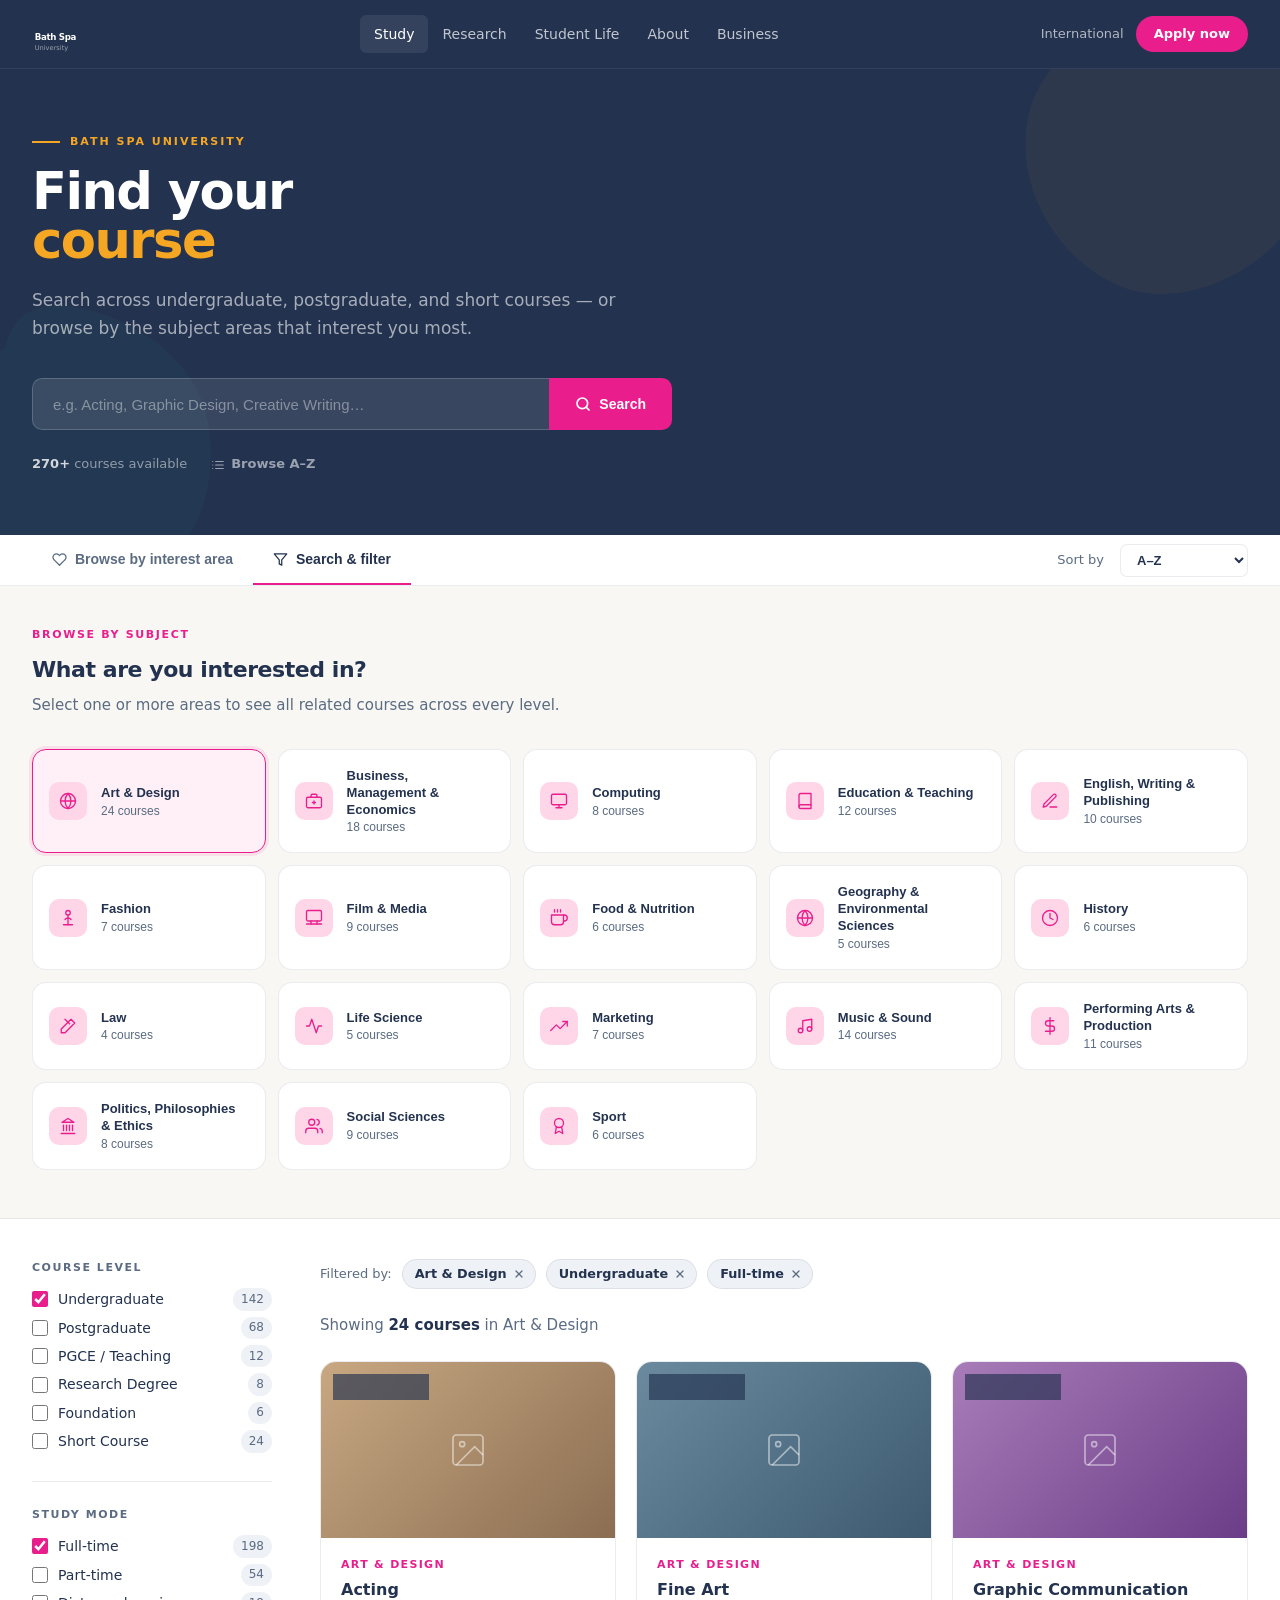
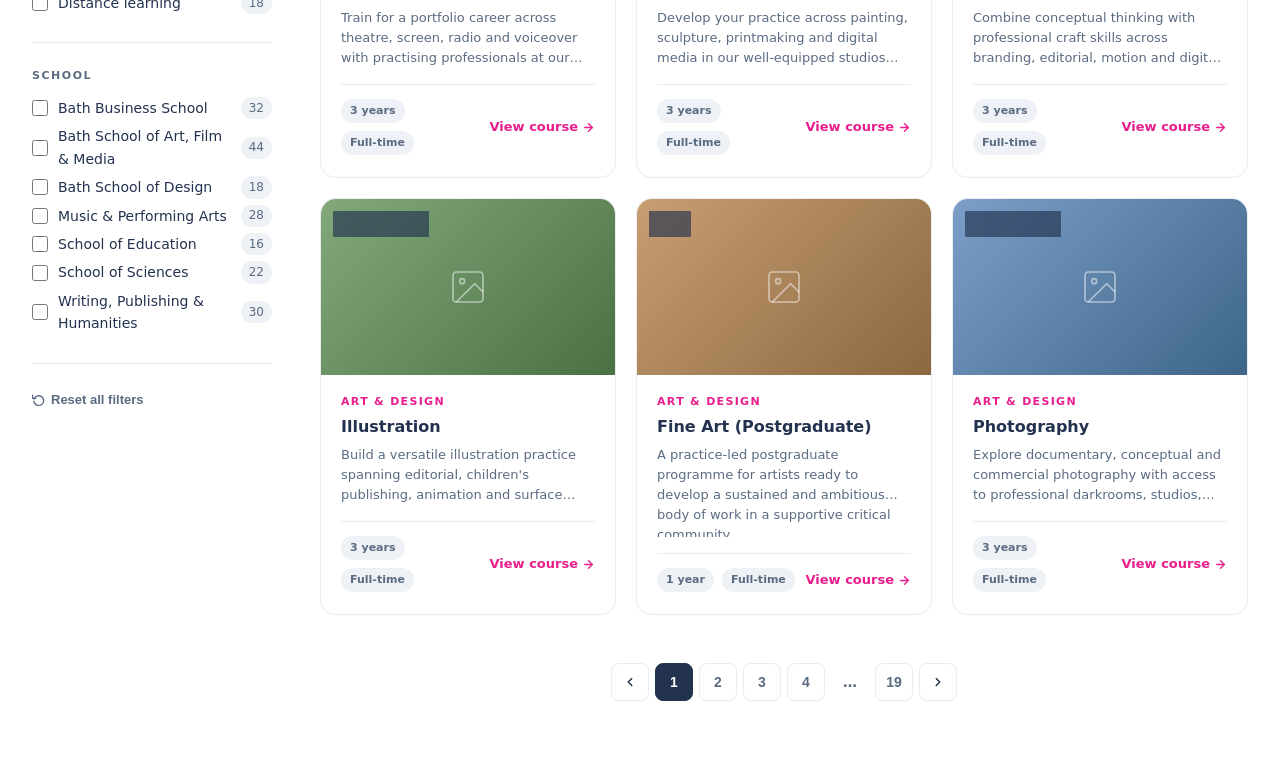
<file: course-finder.html>
<!DOCTYPE html>
<html lang="en">
<head>
  <meta charset="UTF-8">
  <meta name="viewport" content="width=device-width, initial-scale=1.0">
  <title>Find a Course — Bath Spa University</title>
  <style>

    *, *::before, *::after { box-sizing: border-box; margin: 0; padding: 0; }
    html { scroll-behavior: smooth; }

    body {
      font-family: ui-sans-serif, system-ui, -apple-system, BlinkMacSystemFont, sans-serif;
      color: #23324f;
      background: #ffffff;
      line-height: 1.6;
      -webkit-font-smoothing: antialiased;
    }

    a { text-decoration: none; color: inherit; }
    img { display: block; max-width: 100%; }

    :root {
      --navy:    #23324f;
      --magenta: #E91E8C;
      --teal:    #2DD4A8;
      --amber:   #F5A623;
      --stone:   #F9F7F4;
      --tint:    #EEF1F6;
      --muted:   #5a6b82;
      --border:  rgba(35,50,79,0.09);
    }

    /* ════════════════════════════════════════════════════════════════
       NAV
       ════════════════════════════════════════════════════════════════ */

    .site-nav {
      position: sticky; top: 0; z-index: 200;
      background: var(--navy);
      border-bottom: 1px solid rgba(255,255,255,0.07);
    }

    .nav-inner {
      max-width: 1320px; margin: 0 auto; padding: 0 2rem;
      height: 4.25rem; display: flex; align-items: center;
      justify-content: space-between; gap: 2rem;
    }

    .nav-logo { display: flex; align-items: center; flex-shrink: 0; }
    .nav-logomark { width: 5rem; height: 2.375rem; }

    .nav-links { display: flex; list-style: none; flex: 1; justify-content: center; }
    .nav-links a {
      display: block; font-size: 0.875rem; font-weight: 500;
      color: rgba(255,255,255,0.72); padding: 0.5rem 0.875rem;
      border-radius: 0.375rem; transition: color 0.2s, background 0.2s;
    }
    .nav-links a:hover { color: white; background: rgba(255,255,255,0.08); }
    .nav-links a.active { color: white; background: rgba(255,255,255,0.08); }

    .nav-actions { display: flex; align-items: center; gap: 0.75rem; flex-shrink: 0; }
    .nav-text-link { font-size: 0.8125rem; font-weight: 500; color: rgba(255,255,255,0.65); }
    .nav-text-link:hover { color: white; }

    .btn-nav-cta {
      display: inline-flex; align-items: center; gap: 0.375rem;
      background: var(--magenta); color: white; font-size: 0.8125rem;
      font-weight: 700; padding: 0.5rem 1.125rem; border-radius: 9999px;
      transition: background 0.2s;
    }
    .btn-nav-cta:hover { background: #c41570; }

    /* ════════════════════════════════════════════════════════════════
       MASTHEAD — Level 1 style (this is a top-level tool page)
       ════════════════════════════════════════════════════════════════ */

    .masthead {
      background: var(--navy);
      position: relative; overflow: hidden;
      padding: 3.5rem 0 3.75rem;
    }

    .masthead-deco-tr {
      position: absolute; top: -4rem; right: -4rem;
      width: 22rem; height: 22rem; opacity: 0.05; pointer-events: none;
    }

    .masthead-deco-bl {
      position: absolute; bottom: -5rem; left: -5rem;
      width: 20rem; height: 20rem; opacity: 0.04; pointer-events: none;
    }

    .masthead-inner {
      position: relative; z-index: 1;
      max-width: 1320px; margin: 0 auto; padding: 0 2rem;
    }

    .masthead-eyebrow {
      display: inline-flex; align-items: center; gap: 0.625rem;
      font-size: 0.6875rem; font-weight: 700; text-transform: uppercase;
      letter-spacing: 0.18em; color: var(--amber); margin-bottom: 1rem;
    }

    .masthead-eyebrow::before {
      content: ''; display: block; width: 1.75rem; height: 2px;
      background: var(--amber); flex-shrink: 0;
    }

    .masthead-headline {
      font-size: clamp(2.25rem, 4vw, 3.5rem); font-weight: 900;
      line-height: 0.97; letter-spacing: -0.03em; color: white;
      margin-bottom: 1.25rem;
    }

    .masthead-headline .accent { color: var(--amber); }

    .masthead-sub {
      font-size: 1.0625rem; color: rgba(255,255,255,0.6);
      max-width: 54ch; margin-bottom: 2.25rem; line-height: 1.65;
    }

    /* Search bar in masthead */
    .masthead-search {
      display: flex; max-width: 640px;
    }

    .masthead-search-input {
      flex: 1; height: 3.25rem;
      background: rgba(255,255,255,0.1);
      border: 1.5px solid rgba(255,255,255,0.18);
      border-right: none;
      border-radius: 0.625rem 0 0 0.625rem;
      padding: 0 1.25rem;
      font-size: 0.9375rem; color: white;
      outline: none;
      transition: background 0.2s, border-color 0.2s;
    }

    .masthead-search-input::placeholder { color: rgba(255,255,255,0.4); }
    .masthead-search-input:focus {
      background: rgba(255,255,255,0.14);
      border-color: rgba(255,255,255,0.35);
    }

    .masthead-search-btn {
      height: 3.25rem; padding: 0 1.625rem;
      background: var(--magenta); color: white;
      font-size: 0.875rem; font-weight: 700;
      border: none; border-radius: 0 0.625rem 0.625rem 0;
      cursor: pointer; display: flex; align-items: center; gap: 0.5rem;
      transition: background 0.2s;
    }

    .masthead-search-btn:hover { background: #c41570; }

    .masthead-meta {
      margin-top: 1.5rem;
      display: flex; align-items: center; gap: 1.5rem; flex-wrap: wrap;
    }

    .masthead-count {
      font-size: 0.8125rem; color: rgba(255,255,255,0.5);
    }

    .masthead-count strong { color: rgba(255,255,255,0.8); font-weight: 700; }

    .masthead-az {
      font-size: 0.8125rem; font-weight: 600; color: rgba(255,255,255,0.55);
      display: flex; align-items: center; gap: 0.375rem;
      transition: color 0.2s;
    }

    .masthead-az:hover { color: white; }

    /* ════════════════════════════════════════════════════════════════
       MODE TOGGLE — Browse by Interest / Search & Filter
       ════════════════════════════════════════════════════════════════ */

    .mode-bar {
      background: white;
      border-bottom: 1px solid var(--border);
      position: sticky; top: 4.25rem; z-index: 100;
    }

    .mode-bar-inner {
      max-width: 1320px; margin: 0 auto; padding: 0 2rem;
      display: flex; align-items: center; justify-content: space-between; gap: 2rem;
    }

    .mode-tabs {
      display: flex; gap: 0;
    }

    .mode-tab {
      display: inline-flex; align-items: center; gap: 0.5rem;
      font-size: 0.875rem; font-weight: 600; color: var(--muted);
      padding: 1rem 1.25rem;
      border-bottom: 2.5px solid transparent;
      cursor: pointer; transition: color 0.2s, border-color 0.2s;
      background: none; border-top: none; border-left: none; border-right: none;
    }

    .mode-tab:hover { color: var(--navy); }

    .mode-tab.active {
      color: var(--navy);
      border-bottom-color: var(--magenta);
    }

    .mode-tab svg { flex-shrink: 0; }

    .mode-bar-right {
      display: flex; align-items: center; gap: 1rem;
    }

    .sort-label { font-size: 0.8125rem; color: var(--muted); white-space: nowrap; }

    .sort-select {
      font-size: 0.8125rem; font-weight: 600; color: var(--navy);
      border: 1px solid var(--border); border-radius: 0.4375rem;
      padding: 0.4375rem 0.75rem; background: white; cursor: pointer;
      outline: none;
    }

    /* ════════════════════════════════════════════════════════════════
       INTEREST AREAS PANEL
       ════════════════════════════════════════════════════════════════ */

    .interest-panel {
      background: var(--stone);
      border-bottom: 1px solid var(--border);
      padding: 2.5rem 0 3rem;
    }

    .interest-panel-inner {
      max-width: 1320px; margin: 0 auto; padding: 0 2rem;
    }

    .interest-intro {
      margin-bottom: 2rem;
    }

    .interest-intro-label {
      font-size: 0.6875rem; font-weight: 700; text-transform: uppercase;
      letter-spacing: 0.15em; color: var(--magenta); margin-bottom: 0.5rem;
    }

    .interest-intro-title {
      font-size: 1.375rem; font-weight: 900; color: var(--navy);
      letter-spacing: -0.02em;
    }

    .interest-intro-body {
      font-size: 0.9375rem; color: var(--muted); margin-top: 0.375rem;
    }

    .interest-grid {
      display: grid;
      grid-template-columns: repeat(auto-fill, minmax(13rem, 1fr));
      gap: 0.75rem;
    }

    .interest-card {
      background: white;
      border: 1.5px solid var(--border);
      border-radius: 0.875rem;
      padding: 1.125rem 1.25rem 1.125rem 1rem;
      display: flex; align-items: center; gap: 0.875rem;
      cursor: pointer;
      transition: border-color 0.18s, box-shadow 0.18s, transform 0.15s;
      text-align: left;
    }

    .interest-card:hover {
      border-color: var(--magenta);
      box-shadow: 0 4px 16px rgba(233,30,140,0.1);
      transform: translateY(-1px);
    }

    .interest-card.active {
      border-color: var(--magenta);
      background: #fff0f7;
      box-shadow: 0 0 0 3px rgba(233,30,140,0.1);
    }

    .interest-icon {
      width: 2.375rem; height: 2.375rem;
      border-radius: 0.625rem;
      display: flex; align-items: center; justify-content: center;
      flex-shrink: 0;
      font-size: 1.125rem;
      line-height: 1;
    }

    .interest-name {
      font-size: 0.8125rem; font-weight: 700; color: var(--navy);
      line-height: 1.3;
    }

    .interest-count {
      font-size: 0.75rem; color: var(--muted); margin-top: 0.125rem;
    }

    /* ════════════════════════════════════════════════════════════════
       SEARCH + FILTER PANEL
       ════════════════════════════════════════════════════════════════ */

    .finder-body {
      max-width: 1320px; margin: 0 auto; padding: 2.5rem 2rem 4rem;
      display: grid; grid-template-columns: 15rem 1fr; gap: 3rem;
      align-items: start;
    }

    /* ── Sidebar ── */

    .sidebar {
      position: sticky; top: calc(4.25rem + 3rem + 1px);
    }

    .sidebar-section {
      margin-bottom: 1.75rem;
    }

    .sidebar-heading {
      font-size: 0.6875rem; font-weight: 700; text-transform: uppercase;
      letter-spacing: 0.14em; color: var(--muted); margin-bottom: 0.75rem;
    }

    .filter-list { display: flex; flex-direction: column; gap: 0.375rem; }

    .filter-item {
      display: flex; align-items: center; gap: 0.625rem; cursor: pointer;
    }

    .filter-item input[type="checkbox"] { accent-color: var(--magenta); width: 1rem; height: 1rem; flex-shrink: 0; cursor: pointer; }

    .filter-label {
      font-size: 0.875rem; color: var(--navy); flex: 1; cursor: pointer;
    }

    .filter-count {
      font-size: 0.75rem; color: var(--muted);
      background: var(--tint); border-radius: 9999px;
      padding: 0.1rem 0.5rem; flex-shrink: 0;
    }

    .sidebar-divider {
      border: none; border-top: 1px solid var(--border); margin: 1.5rem 0;
    }

    .btn-reset {
      display: inline-flex; align-items: center; gap: 0.375rem;
      font-size: 0.8125rem; font-weight: 600; color: var(--muted);
      background: none; border: none; cursor: pointer; padding: 0;
      transition: color 0.2s;
    }

    .btn-reset:hover { color: var(--magenta); }

    /* ── Active filters strip ── */

    .active-filters {
      display: flex; align-items: center; gap: 0.625rem;
      flex-wrap: wrap; margin-bottom: 1.5rem;
    }

    .active-filter-label {
      font-size: 0.8125rem; color: var(--muted); flex-shrink: 0;
    }

    .active-filter-chip {
      display: inline-flex; align-items: center; gap: 0.375rem;
      font-size: 0.8rem; font-weight: 600; color: var(--navy);
      background: var(--tint); border: 1px solid var(--border);
      border-radius: 9999px; padding: 0.25rem 0.625rem 0.25rem 0.75rem;
    }

    .active-filter-chip button {
      background: none; border: none; cursor: pointer;
      color: var(--muted); display: flex; align-items: center;
      padding: 0; line-height: 1; transition: color 0.2s;
    }

    .active-filter-chip button:hover { color: var(--magenta); }

    /* ── Results header ── */

    .results-header {
      display: flex; align-items: baseline; justify-content: space-between;
      margin-bottom: 1.5rem; gap: 1rem;
    }

    .results-count {
      font-size: 0.9375rem; color: var(--muted);
    }

    .results-count strong { color: var(--navy); font-weight: 800; }

    /* ── Course grid ── */

    .course-grid {
      display: grid;
      grid-template-columns: repeat(3, 1fr);
      gap: 1.25rem;
    }

    .course-card {
      background: white;
      border: 1px solid var(--border);
      border-radius: 1rem;
      overflow: hidden;
      display: flex; flex-direction: column;
      transition: box-shadow 0.2s, transform 0.15s;
    }

    .course-card:hover {
      box-shadow: 0 8px 28px rgba(35,50,79,0.1);
      transform: translateY(-2px);
    }

    .course-card-image {
      height: 11rem;
      position: relative; overflow: hidden;
    }

    .course-card-image img {
      width: 100%; height: 100%; object-fit: cover;
    }

    .course-card-image-placeholder {
      width: 100%; height: 100%;
      display: flex; align-items: center; justify-content: center;
    }

    .course-card-badge {
      position: absolute; top: 0.75rem; left: 0.75rem;
      font-size: 0.6875rem; font-weight: 700; text-transform: uppercase;
      letter-spacing: 0.1em; color: white; padding: 0.25rem 0.625rem;
      border-radius: 9999px; background: rgba(35,50,79,0.65);
      backdrop-filter: blur(6px);
    }

    .course-card-body {
      padding: 1.125rem 1.25rem 1.375rem;
      display: flex; flex-direction: column; flex: 1;
    }

    .course-card-section {
      font-size: 0.6875rem; font-weight: 700; text-transform: uppercase;
      letter-spacing: 0.12em; color: var(--magenta); margin-bottom: 0.375rem;
    }

    .course-card-title {
      font-size: 1rem; font-weight: 800; color: var(--navy);
      line-height: 1.25; margin-bottom: 0.5rem;
    }

    .course-card-desc {
      font-size: 0.8125rem; color: var(--muted); line-height: 1.55;
      flex: 1; margin-bottom: 1rem;
      display: -webkit-box; -webkit-line-clamp: 3; -webkit-box-orient: vertical;
      overflow: hidden;
    }

    .course-card-footer {
      display: flex; align-items: center; justify-content: space-between;
      border-top: 1px solid var(--border); padding-top: 0.875rem; gap: 0.5rem;
    }

    .course-card-meta {
      display: flex; align-items: center; gap: 0.5rem; flex-wrap: wrap;
    }

    .course-card-pill {
      font-size: 0.6875rem; font-weight: 600;
      color: var(--muted); background: var(--tint);
      border-radius: 9999px; padding: 0.2rem 0.5625rem;
    }

    .course-card-link {
      display: inline-flex; align-items: center; gap: 0.25rem;
      font-size: 0.8125rem; font-weight: 700; color: var(--magenta);
      white-space: nowrap; transition: gap 0.2s;
    }

    .course-card-link:hover { gap: 0.5rem; }

    /* ── Pagination ── */

    .pagination {
      display: flex; align-items: center; justify-content: center;
      gap: 0.375rem; margin-top: 3rem;
    }

    .page-btn {
      width: 2.375rem; height: 2.375rem;
      display: flex; align-items: center; justify-content: center;
      border-radius: 0.5rem; font-size: 0.875rem; font-weight: 600;
      color: var(--muted); border: 1px solid var(--border);
      background: white; cursor: pointer; transition: all 0.15s;
    }

    .page-btn:hover { color: var(--navy); border-color: rgba(35,50,79,0.25); }
    .page-btn.active { background: var(--navy); color: white; border-color: var(--navy); }
    .page-btn.arrow { color: var(--navy); }

  </style>
</head>
<body>

  <!-- ════════════════════════════════════════════════════════════════
       NAV
       ════════════════════════════════════════════════════════════════ -->

  <nav class="site-nav" aria-label="Site navigation">
    <div class="nav-inner">
      <a href="#" class="nav-logo" aria-label="Bath Spa University home">
        <svg class="nav-logomark" viewBox="0 0 120 57" fill="none" xmlns="http://www.w3.org/2000/svg" aria-hidden="true">
          <text x="4" y="38" font-family="ui-sans-serif,system-ui,sans-serif" font-weight="900" font-size="13" fill="white" letter-spacing="-0.5">Bath Spa</text>
          <text x="4" y="52" font-family="ui-sans-serif,system-ui,sans-serif" font-weight="400" font-size="10" fill="rgba(255,255,255,0.55)">University</text>
        </svg>
      </a>
      <ul class="nav-links">
        <li><a href="#" class="active">Study</a></li>
        <li><a href="#">Research</a></li>
        <li><a href="#">Student Life</a></li>
        <li><a href="#">About</a></li>
        <li><a href="#">Business</a></li>
      </ul>
      <div class="nav-actions">
        <a href="#" class="nav-text-link">International</a>
        <a href="#" class="btn-nav-cta">Apply now</a>
      </div>
    </div>
  </nav>

  <!-- ════════════════════════════════════════════════════════════════
       MASTHEAD
       ════════════════════════════════════════════════════════════════ -->

  <section class="masthead" aria-labelledby="masthead-headline">
    <svg class="masthead-deco-tr" viewBox="0 0 300 300" xmlns="http://www.w3.org/2000/svg" aria-hidden="true">
      <path d="M220,30 C270,60 290,130 260,180 C230,230 160,260 110,240 C60,220 20,160 30,100 C40,40 100,10 150,10 C175,10 195,15 220,30 Z" fill="#F5A623"/>
    </svg>
    <svg class="masthead-deco-bl" viewBox="0 0 300 300" xmlns="http://www.w3.org/2000/svg" aria-hidden="true">
      <path d="M80,50 C30,80 10,150 50,200 C90,250 160,280 210,260 C260,240 280,180 270,120 C260,60 200,20 140,10 C110,5 85,20 80,50 Z" fill="#2DD4A8"/>
    </svg>

    <div class="masthead-inner">
      <p class="masthead-eyebrow">Bath Spa University</p>
      <h1 class="masthead-headline" id="masthead-headline">
        Find your<br><span class="accent">course</span>
      </h1>
      <p class="masthead-sub">
        Search across undergraduate, postgraduate, and short courses — or browse by the subject areas that interest you most.
      </p>

      <div class="masthead-search" role="search">
        <input
          class="masthead-search-input"
          type="search"
          placeholder="e.g. Acting, Graphic Design, Creative Writing…"
          aria-label="Search courses"
        >
        <button class="masthead-search-btn" type="submit" aria-label="Search">
          <svg width="16" height="16" viewBox="0 0 24 24" fill="none" stroke="currentColor" stroke-width="2.5" stroke-linecap="round" stroke-linejoin="round" aria-hidden="true"><circle cx="11" cy="11" r="8"/><line x1="21" y1="21" x2="16.65" y2="16.65"/></svg>
          Search
        </button>
      </div>

      <div class="masthead-meta">
        <span class="masthead-count"><strong>270+</strong> courses available</span>
        <a href="#" class="masthead-az">
          <svg width="14" height="14" viewBox="0 0 24 24" fill="none" stroke="currentColor" stroke-width="2" stroke-linecap="round" stroke-linejoin="round" aria-hidden="true"><line x1="8" y1="6" x2="21" y2="6"/><line x1="8" y1="12" x2="21" y2="12"/><line x1="8" y1="18" x2="21" y2="18"/><line x1="3" y1="6" x2="3.01" y2="6"/><line x1="3" y1="12" x2="3.01" y2="12"/><line x1="3" y1="18" x2="3.01" y2="18"/></svg>
          Browse A–Z
        </a>
      </div>
    </div>
  </section>

  <!-- ════════════════════════════════════════════════════════════════
       MODE BAR
       ════════════════════════════════════════════════════════════════ -->

  <div class="mode-bar" role="tablist" aria-label="Browse mode">
    <div class="mode-bar-inner">
      <div class="mode-tabs">
        <button class="mode-tab" role="tab" aria-selected="true" aria-controls="panel-interests">
          <svg width="15" height="15" viewBox="0 0 24 24" fill="none" stroke="currentColor" stroke-width="2" stroke-linecap="round" stroke-linejoin="round" aria-hidden="true"><path d="M20.84 4.61a5.5 5.5 0 0 0-7.78 0L12 5.67l-1.06-1.06a5.5 5.5 0 0 0-7.78 7.78l1.06 1.06L12 21.23l7.78-7.78 1.06-1.06a5.5 5.5 0 0 0 0-7.78z"/></svg>
          Browse by interest area
        </button>
        <button class="mode-tab active" role="tab" aria-selected="false" aria-controls="panel-filter">
          <svg width="15" height="15" viewBox="0 0 24 24" fill="none" stroke="currentColor" stroke-width="2" stroke-linecap="round" stroke-linejoin="round" aria-hidden="true"><polygon points="22 3 2 3 10 12.46 10 19 14 21 14 12.46 22 3"/></svg>
          Search &amp; filter
        </button>
      </div>
      <div class="mode-bar-right">
        <span class="sort-label">Sort by</span>
        <select class="sort-select" aria-label="Sort courses">
          <option>A–Z</option>
          <option>Most popular</option>
          <option>Newest</option>
        </select>
      </div>
    </div>
  </div>

  <!-- ════════════════════════════════════════════════════════════════
       INTEREST AREAS PANEL
       ════════════════════════════════════════════════════════════════ -->

  <div class="interest-panel" id="panel-interests" role="tabpanel">
    <div class="interest-panel-inner">
      <div class="interest-intro">
        <p class="interest-intro-label">Browse by subject</p>
        <h2 class="interest-intro-title">What are you interested in?</h2>
        <p class="interest-intro-body">Select one or more areas to see all related courses across every level.</p>
      </div>

      <div class="interest-grid" role="list">

        <button class="interest-card active" role="listitem" aria-pressed="true">
          <div class="interest-icon" style="background:#FFD6E8;">
            <svg width="18" height="18" viewBox="0 0 24 24" fill="none" stroke="#E91E8C" stroke-width="1.75" stroke-linecap="round" stroke-linejoin="round" aria-hidden="true"><circle cx="12" cy="12" r="10"/><path d="M12 2a15.3 15.3 0 0 1 4 10 15.3 15.3 0 0 1-4 10 15.3 15.3 0 0 1-4-10 15.3 15.3 0 0 1 4-10z"/><path d="M2 12h20"/></svg>
          </div>
          <div>
            <p class="interest-name">Art &amp; Design</p>
            <p class="interest-count">24 courses</p>
          </div>
        </button>

        <button class="interest-card" role="listitem" aria-pressed="false">
          <div class="interest-icon" style="background:#FFD6E8;">
            <svg width="18" height="18" viewBox="0 0 24 24" fill="none" stroke="#E91E8C" stroke-width="1.75" stroke-linecap="round" stroke-linejoin="round" aria-hidden="true"><rect x="2" y="7" width="20" height="14" rx="2"/><path d="M16 7V5a2 2 0 0 0-2-2h-4a2 2 0 0 0-2 2v2"/><line x1="12" y1="12" x2="12" y2="16"/><line x1="10" y1="14" x2="14" y2="14"/></svg>
          </div>
          <div>
            <p class="interest-name">Business, Management &amp; Economics</p>
            <p class="interest-count">18 courses</p>
          </div>
        </button>

        <button class="interest-card" role="listitem" aria-pressed="false">
          <div class="interest-icon" style="background:#FFD6E8;">
            <svg width="18" height="18" viewBox="0 0 24 24" fill="none" stroke="#E91E8C" stroke-width="1.75" stroke-linecap="round" stroke-linejoin="round" aria-hidden="true"><rect x="2" y="3" width="20" height="14" rx="2"/><path d="M8 21h8M12 17v4"/></svg>
          </div>
          <div>
            <p class="interest-name">Computing</p>
            <p class="interest-count">8 courses</p>
          </div>
        </button>

        <button class="interest-card" role="listitem" aria-pressed="false">
          <div class="interest-icon" style="background:#FFD6E8;">
            <svg width="18" height="18" viewBox="0 0 24 24" fill="none" stroke="#E91E8C" stroke-width="1.75" stroke-linecap="round" stroke-linejoin="round" aria-hidden="true"><path d="M4 19.5A2.5 2.5 0 0 1 6.5 17H20"/><path d="M6.5 2H20v20H6.5A2.5 2.5 0 0 1 4 19.5v-15A2.5 2.5 0 0 1 6.5 2z"/></svg>
          </div>
          <div>
            <p class="interest-name">Education &amp; Teaching</p>
            <p class="interest-count">12 courses</p>
          </div>
        </button>

        <button class="interest-card" role="listitem" aria-pressed="false">
          <div class="interest-icon" style="background:#FFD6E8;">
            <svg width="18" height="18" viewBox="0 0 24 24" fill="none" stroke="#E91E8C" stroke-width="1.75" stroke-linecap="round" stroke-linejoin="round" aria-hidden="true"><path d="M12 20h9"/><path d="M16.5 3.5a2.121 2.121 0 0 1 3 3L7 19l-4 1 1-4L16.5 3.5z"/></svg>
          </div>
          <div>
            <p class="interest-name">English, Writing &amp; Publishing</p>
            <p class="interest-count">10 courses</p>
          </div>
        </button>

        <button class="interest-card" role="listitem" aria-pressed="false">
          <div class="interest-icon" style="background:#FFD6E8;">
            <svg width="18" height="18" viewBox="0 0 24 24" fill="none" stroke="#E91E8C" stroke-width="1.75" stroke-linecap="round" stroke-linejoin="round" aria-hidden="true"><circle cx="12" cy="5" r="3"/><path d="M12 8v13"/><path d="M8 14c0 0 1.5-2 4-2s4 2 4 2"/><line x1="6" y1="21" x2="18" y2="21"/></svg>
          </div>
          <div>
            <p class="interest-name">Fashion</p>
            <p class="interest-count">7 courses</p>
          </div>
        </button>

        <button class="interest-card" role="listitem" aria-pressed="false">
          <div class="interest-icon" style="background:#FFD6E8;">
            <svg width="18" height="18" viewBox="0 0 24 24" fill="none" stroke="#E91E8C" stroke-width="1.75" stroke-linecap="round" stroke-linejoin="round" aria-hidden="true"><rect x="2" y="2" width="20" height="14" rx="2"/><path d="M2 20h20"/><path d="M8 20V16M16 20V16"/></svg>
          </div>
          <div>
            <p class="interest-name">Film &amp; Media</p>
            <p class="interest-count">9 courses</p>
          </div>
        </button>

        <button class="interest-card" role="listitem" aria-pressed="false">
          <div class="interest-icon" style="background:#FFD6E8;">
            <svg width="18" height="18" viewBox="0 0 24 24" fill="none" stroke="#E91E8C" stroke-width="1.75" stroke-linecap="round" stroke-linejoin="round" aria-hidden="true"><path d="M18 8h1a4 4 0 0 1 0 8h-1"/><path d="M2 8h16v9a4 4 0 0 1-4 4H6a4 4 0 0 1-4-4V8z"/><line x1="6" y1="1" x2="6" y2="4"/><line x1="10" y1="1" x2="10" y2="4"/><line x1="14" y1="1" x2="14" y2="4"/></svg>
          </div>
          <div>
            <p class="interest-name">Food &amp; Nutrition</p>
            <p class="interest-count">6 courses</p>
          </div>
        </button>

        <button class="interest-card" role="listitem" aria-pressed="false">
          <div class="interest-icon" style="background:#FFD6E8;">
            <svg width="18" height="18" viewBox="0 0 24 24" fill="none" stroke="#E91E8C" stroke-width="1.75" stroke-linecap="round" stroke-linejoin="round" aria-hidden="true"><circle cx="12" cy="12" r="10"/><line x1="2" y1="12" x2="22" y2="12"/><path d="M12 2a15.3 15.3 0 0 1 4 10 15.3 15.3 0 0 1-4 10 15.3 15.3 0 0 1-4-10 15.3 15.3 0 0 1 4-10z"/></svg>
          </div>
          <div>
            <p class="interest-name">Geography &amp; Environmental Sciences</p>
            <p class="interest-count">5 courses</p>
          </div>
        </button>

        <button class="interest-card" role="listitem" aria-pressed="false">
          <div class="interest-icon" style="background:#FFD6E8;">
            <svg width="18" height="18" viewBox="0 0 24 24" fill="none" stroke="#E91E8C" stroke-width="1.75" stroke-linecap="round" stroke-linejoin="round" aria-hidden="true"><circle cx="12" cy="12" r="10"/><polyline points="12 6 12 12 16 14"/></svg>
          </div>
          <div>
            <p class="interest-name">History</p>
            <p class="interest-count">6 courses</p>
          </div>
        </button>

        <button class="interest-card" role="listitem" aria-pressed="false">
          <div class="interest-icon" style="background:#FFD6E8;">
            <svg width="18" height="18" viewBox="0 0 24 24" fill="none" stroke="#E91E8C" stroke-width="1.75" stroke-linecap="round" stroke-linejoin="round" aria-hidden="true"><polyline points="16 3 21 8 8 21 3 21 3 16 16 3"/><line x1="8" y1="3" x2="14" y2="9"/></svg>
          </div>
          <div>
            <p class="interest-name">Law</p>
            <p class="interest-count">4 courses</p>
          </div>
        </button>

        <button class="interest-card" role="listitem" aria-pressed="false">
          <div class="interest-icon" style="background:#FFD6E8;">
            <svg width="18" height="18" viewBox="0 0 24 24" fill="none" stroke="#E91E8C" stroke-width="1.75" stroke-linecap="round" stroke-linejoin="round" aria-hidden="true"><polyline points="22 12 18 12 15 21 9 3 6 12 2 12"/></svg>
          </div>
          <div>
            <p class="interest-name">Life Science</p>
            <p class="interest-count">5 courses</p>
          </div>
        </button>

        <button class="interest-card" role="listitem" aria-pressed="false">
          <div class="interest-icon" style="background:#FFD6E8;">
            <svg width="18" height="18" viewBox="0 0 24 24" fill="none" stroke="#E91E8C" stroke-width="1.75" stroke-linecap="round" stroke-linejoin="round" aria-hidden="true"><polyline points="23 6 13.5 15.5 8.5 10.5 1 18"/><polyline points="17 6 23 6 23 12"/></svg>
          </div>
          <div>
            <p class="interest-name">Marketing</p>
            <p class="interest-count">7 courses</p>
          </div>
        </button>

        <button class="interest-card" role="listitem" aria-pressed="false">
          <div class="interest-icon" style="background:#FFD6E8;">
            <svg width="18" height="18" viewBox="0 0 24 24" fill="none" stroke="#E91E8C" stroke-width="1.75" stroke-linecap="round" stroke-linejoin="round" aria-hidden="true"><path d="M9 18V5l12-2v13"/><circle cx="6" cy="18" r="3"/><circle cx="18" cy="16" r="3"/></svg>
          </div>
          <div>
            <p class="interest-name">Music &amp; Sound</p>
            <p class="interest-count">14 courses</p>
          </div>
        </button>

        <button class="interest-card" role="listitem" aria-pressed="false">
          <div class="interest-icon" style="background:#FFD6E8;">
            <svg width="18" height="18" viewBox="0 0 24 24" fill="none" stroke="#E91E8C" stroke-width="1.75" stroke-linecap="round" stroke-linejoin="round" aria-hidden="true"><line x1="12" y1="1" x2="12" y2="23"/><path d="M17 5H9.5a3.5 3.5 0 0 0 0 7h5a3.5 3.5 0 0 1 0 7H6"/></svg>
          </div>
          <div>
            <p class="interest-name">Performing Arts &amp; Production</p>
            <p class="interest-count">11 courses</p>
          </div>
        </button>

        <button class="interest-card" role="listitem" aria-pressed="false">
          <div class="interest-icon" style="background:#FFD6E8;">
            <svg width="18" height="18" viewBox="0 0 24 24" fill="none" stroke="#E91E8C" stroke-width="1.75" stroke-linecap="round" stroke-linejoin="round" aria-hidden="true"><line x1="3" y1="22" x2="21" y2="22"/><line x1="6" y1="18" x2="6" y2="11"/><line x1="10" y1="18" x2="10" y2="11"/><line x1="14" y1="18" x2="14" y2="11"/><line x1="18" y1="18" x2="18" y2="11"/><polygon points="12 2 20 7 4 7"/></svg>
          </div>
          <div>
            <p class="interest-name">Politics, Philosophies &amp; Ethics</p>
            <p class="interest-count">8 courses</p>
          </div>
        </button>

        <button class="interest-card" role="listitem" aria-pressed="false">
          <div class="interest-icon" style="background:#FFD6E8;">
            <svg width="18" height="18" viewBox="0 0 24 24" fill="none" stroke="#E91E8C" stroke-width="1.75" stroke-linecap="round" stroke-linejoin="round" aria-hidden="true"><path d="M17 21v-2a4 4 0 0 0-4-4H5a4 4 0 0 0-4 4v2"/><circle cx="9" cy="7" r="4"/><path d="M23 21v-2a4 4 0 0 0-3-3.87"/><path d="M16 3.13a4 4 0 0 1 0 7.75"/></svg>
          </div>
          <div>
            <p class="interest-name">Social Sciences</p>
            <p class="interest-count">9 courses</p>
          </div>
        </button>

        <button class="interest-card" role="listitem" aria-pressed="false">
          <div class="interest-icon" style="background:#FFD6E8;">
            <svg width="18" height="18" viewBox="0 0 24 24" fill="none" stroke="#E91E8C" stroke-width="1.75" stroke-linecap="round" stroke-linejoin="round" aria-hidden="true"><circle cx="12" cy="8" r="6"/><path d="M15.477 12.89L17 22l-5-3-5 3 1.523-9.11"/></svg>
          </div>
          <div>
            <p class="interest-name">Sport</p>
            <p class="interest-count">6 courses</p>
          </div>
        </button>

      </div>
    </div>
  </div>

  <!-- ════════════════════════════════════════════════════════════════
       SEARCH + FILTER + RESULTS
       ════════════════════════════════════════════════════════════════ -->

  <div id="panel-filter" role="tabpanel">
    <div class="finder-body">

      <!-- Sidebar filters -->
      <aside class="sidebar" aria-label="Filter courses">

        <div class="sidebar-section">
          <p class="sidebar-heading">Course level</p>
          <div class="filter-list">
            <label class="filter-item">
              <input type="checkbox" checked>
              <span class="filter-label">Undergraduate</span>
              <span class="filter-count">142</span>
            </label>
            <label class="filter-item">
              <input type="checkbox">
              <span class="filter-label">Postgraduate</span>
              <span class="filter-count">68</span>
            </label>
            <label class="filter-item">
              <input type="checkbox">
              <span class="filter-label">PGCE / Teaching</span>
              <span class="filter-count">12</span>
            </label>
            <label class="filter-item">
              <input type="checkbox">
              <span class="filter-label">Research Degree</span>
              <span class="filter-count">8</span>
            </label>
            <label class="filter-item">
              <input type="checkbox">
              <span class="filter-label">Foundation</span>
              <span class="filter-count">6</span>
            </label>
            <label class="filter-item">
              <input type="checkbox">
              <span class="filter-label">Short Course</span>
              <span class="filter-count">24</span>
            </label>
          </div>
        </div>

        <hr class="sidebar-divider">

        <div class="sidebar-section">
          <p class="sidebar-heading">Study mode</p>
          <div class="filter-list">
            <label class="filter-item">
              <input type="checkbox" checked>
              <span class="filter-label">Full-time</span>
              <span class="filter-count">198</span>
            </label>
            <label class="filter-item">
              <input type="checkbox">
              <span class="filter-label">Part-time</span>
              <span class="filter-count">54</span>
            </label>
            <label class="filter-item">
              <input type="checkbox">
              <span class="filter-label">Distance learning</span>
              <span class="filter-count">18</span>
            </label>
          </div>
        </div>

        <hr class="sidebar-divider">

        <div class="sidebar-section">
          <p class="sidebar-heading">School</p>
          <div class="filter-list">
            <label class="filter-item">
              <input type="checkbox">
              <span class="filter-label">Bath Business School</span>
              <span class="filter-count">32</span>
            </label>
            <label class="filter-item">
              <input type="checkbox">
              <span class="filter-label">Bath School of Art, Film &amp; Media</span>
              <span class="filter-count">44</span>
            </label>
            <label class="filter-item">
              <input type="checkbox">
              <span class="filter-label">Bath School of Design</span>
              <span class="filter-count">18</span>
            </label>
            <label class="filter-item">
              <input type="checkbox">
              <span class="filter-label">Music &amp; Performing Arts</span>
              <span class="filter-count">28</span>
            </label>
            <label class="filter-item">
              <input type="checkbox">
              <span class="filter-label">School of Education</span>
              <span class="filter-count">16</span>
            </label>
            <label class="filter-item">
              <input type="checkbox">
              <span class="filter-label">School of Sciences</span>
              <span class="filter-count">22</span>
            </label>
            <label class="filter-item">
              <input type="checkbox">
              <span class="filter-label">Writing, Publishing &amp; Humanities</span>
              <span class="filter-count">30</span>
            </label>
          </div>
        </div>

        <hr class="sidebar-divider">

        <button class="btn-reset" type="button">
          <svg width="13" height="13" viewBox="0 0 24 24" fill="none" stroke="currentColor" stroke-width="2.5" stroke-linecap="round" stroke-linejoin="round" aria-hidden="true"><polyline points="1 4 1 10 7 10"/><path d="M3.51 15a9 9 0 1 0 .49-3.91"/></svg>
          Reset all filters
        </button>

      </aside>

      <!-- Results -->
      <main aria-label="Course results">

        <!-- Active filters -->
        <div class="active-filters" aria-label="Active filters">
          <span class="active-filter-label">Filtered by:</span>
          <span class="active-filter-chip">
            Art &amp; Design
            <button aria-label="Remove Art &amp; Design filter">
              <svg width="12" height="12" viewBox="0 0 24 24" fill="none" stroke="currentColor" stroke-width="2.5" stroke-linecap="round" stroke-linejoin="round" aria-hidden="true"><line x1="18" y1="6" x2="6" y2="18"/><line x1="6" y1="6" x2="18" y2="18"/></svg>
            </button>
          </span>
          <span class="active-filter-chip">
            Undergraduate
            <button aria-label="Remove Undergraduate filter">
              <svg width="12" height="12" viewBox="0 0 24 24" fill="none" stroke="currentColor" stroke-width="2.5" stroke-linecap="round" stroke-linejoin="round" aria-hidden="true"><line x1="18" y1="6" x2="6" y2="18"/><line x1="6" y1="6" x2="18" y2="18"/></svg>
            </button>
          </span>
          <span class="active-filter-chip">
            Full-time
            <button aria-label="Remove Full-time filter">
              <svg width="12" height="12" viewBox="0 0 24 24" fill="none" stroke="currentColor" stroke-width="2.5" stroke-linecap="round" stroke-linejoin="round" aria-hidden="true"><line x1="18" y1="6" x2="6" y2="18"/><line x1="6" y1="6" x2="18" y2="18"/></svg>
            </button>
          </span>
        </div>

        <div class="results-header">
          <p class="results-count">Showing <strong>24 courses</strong> in Art &amp; Design</p>
        </div>

        <div class="course-grid">

          <!-- Card 1 -->
          <article class="course-card">
            <div class="course-card-image">
              <div class="course-card-image-placeholder" style="background: linear-gradient(135deg, #c8a882 0%, #8b6e52 100%);">
                <svg width="40" height="40" viewBox="0 0 24 24" fill="none" stroke="rgba(255,255,255,0.5)" stroke-width="1" aria-hidden="true"><rect x="3" y="3" width="18" height="18" rx="2"/><circle cx="8.5" cy="8.5" r="1.5"/><polyline points="21 15 16 10 5 21"/></svg>
              </div>
              <span class="course-card-badge">BA (Hons)</span>
            </div>
            <div class="course-card-body">
              <p class="course-card-section">Art &amp; Design</p>
              <h3 class="course-card-title">Acting</h3>
              <p class="course-card-desc">Train for a portfolio career across theatre, screen, radio and voiceover with practising professionals at our specialist Newton Park campus.</p>
              <div class="course-card-footer">
                <div class="course-card-meta">
                  <span class="course-card-pill">3 years</span>
                  <span class="course-card-pill">Full-time</span>
                </div>
                <a href="#" class="course-card-link">
                  View course
                  <svg width="13" height="13" viewBox="0 0 24 24" fill="none" stroke="currentColor" stroke-width="2.5" stroke-linecap="round" stroke-linejoin="round" aria-hidden="true"><line x1="5" y1="12" x2="19" y2="12"/><polyline points="12 5 19 12 12 19"/></svg>
                </a>
              </div>
            </div>
          </article>

          <!-- Card 2 -->
          <article class="course-card">
            <div class="course-card-image">
              <div class="course-card-image-placeholder" style="background: linear-gradient(135deg, #6b8a9e 0%, #3d5a70 100%);">
                <svg width="40" height="40" viewBox="0 0 24 24" fill="none" stroke="rgba(255,255,255,0.5)" stroke-width="1" aria-hidden="true"><rect x="3" y="3" width="18" height="18" rx="2"/><circle cx="8.5" cy="8.5" r="1.5"/><polyline points="21 15 16 10 5 21"/></svg>
              </div>
              <span class="course-card-badge">BA (Hons)</span>
            </div>
            <div class="course-card-body">
              <p class="course-card-section">Art &amp; Design</p>
              <h3 class="course-card-title">Fine Art</h3>
              <p class="course-card-desc">Develop your practice across painting, sculpture, printmaking and digital media in our well-equipped studios alongside a vibrant creative community.</p>
              <div class="course-card-footer">
                <div class="course-card-meta">
                  <span class="course-card-pill">3 years</span>
                  <span class="course-card-pill">Full-time</span>
                </div>
                <a href="#" class="course-card-link">
                  View course
                  <svg width="13" height="13" viewBox="0 0 24 24" fill="none" stroke="currentColor" stroke-width="2.5" stroke-linecap="round" stroke-linejoin="round" aria-hidden="true"><line x1="5" y1="12" x2="19" y2="12"/><polyline points="12 5 19 12 12 19"/></svg>
                </a>
              </div>
            </div>
          </article>

          <!-- Card 3 -->
          <article class="course-card">
            <div class="course-card-image">
              <div class="course-card-image-placeholder" style="background: linear-gradient(135deg, #a87cb8 0%, #6b3d88 100%);">
                <svg width="40" height="40" viewBox="0 0 24 24" fill="none" stroke="rgba(255,255,255,0.5)" stroke-width="1" aria-hidden="true"><rect x="3" y="3" width="18" height="18" rx="2"/><circle cx="8.5" cy="8.5" r="1.5"/><polyline points="21 15 16 10 5 21"/></svg>
              </div>
              <span class="course-card-badge">BA (Hons)</span>
            </div>
            <div class="course-card-body">
              <p class="course-card-section">Art &amp; Design</p>
              <h3 class="course-card-title">Graphic Communication</h3>
              <p class="course-card-desc">Combine conceptual thinking with professional craft skills across branding, editorial, motion and digital design for a career in creative industries.</p>
              <div class="course-card-footer">
                <div class="course-card-meta">
                  <span class="course-card-pill">3 years</span>
                  <span class="course-card-pill">Full-time</span>
                </div>
                <a href="#" class="course-card-link">
                  View course
                  <svg width="13" height="13" viewBox="0 0 24 24" fill="none" stroke="currentColor" stroke-width="2.5" stroke-linecap="round" stroke-linejoin="round" aria-hidden="true"><line x1="5" y1="12" x2="19" y2="12"/><polyline points="12 5 19 12 12 19"/></svg>
                </a>
              </div>
            </div>
          </article>

          <!-- Card 4 -->
          <article class="course-card">
            <div class="course-card-image">
              <div class="course-card-image-placeholder" style="background: linear-gradient(135deg, #82a87c 0%, #4a7044 100%);">
                <svg width="40" height="40" viewBox="0 0 24 24" fill="none" stroke="rgba(255,255,255,0.5)" stroke-width="1" aria-hidden="true"><rect x="3" y="3" width="18" height="18" rx="2"/><circle cx="8.5" cy="8.5" r="1.5"/><polyline points="21 15 16 10 5 21"/></svg>
              </div>
              <span class="course-card-badge">BA (Hons)</span>
            </div>
            <div class="course-card-body">
              <p class="course-card-section">Art &amp; Design</p>
              <h3 class="course-card-title">Illustration</h3>
              <p class="course-card-desc">Build a versatile illustration practice spanning editorial, children's publishing, animation and surface design with a strong emphasis on visual storytelling.</p>
              <div class="course-card-footer">
                <div class="course-card-meta">
                  <span class="course-card-pill">3 years</span>
                  <span class="course-card-pill">Full-time</span>
                </div>
                <a href="#" class="course-card-link">
                  View course
                  <svg width="13" height="13" viewBox="0 0 24 24" fill="none" stroke="currentColor" stroke-width="2.5" stroke-linecap="round" stroke-linejoin="round" aria-hidden="true"><line x1="5" y1="12" x2="19" y2="12"/><polyline points="12 5 19 12 12 19"/></svg>
                </a>
              </div>
            </div>
          </article>

          <!-- Card 5 -->
          <article class="course-card">
            <div class="course-card-image">
              <div class="course-card-image-placeholder" style="background: linear-gradient(135deg, #c89e72 0%, #8b6840 100%);">
                <svg width="40" height="40" viewBox="0 0 24 24" fill="none" stroke="rgba(255,255,255,0.5)" stroke-width="1" aria-hidden="true"><rect x="3" y="3" width="18" height="18" rx="2"/><circle cx="8.5" cy="8.5" r="1.5"/><polyline points="21 15 16 10 5 21"/></svg>
              </div>
              <span class="course-card-badge">MA</span>
            </div>
            <div class="course-card-body">
              <p class="course-card-section">Art &amp; Design</p>
              <h3 class="course-card-title">Fine Art (Postgraduate)</h3>
              <p class="course-card-desc">A practice-led postgraduate programme for artists ready to develop a sustained and ambitious body of work in a supportive critical community.</p>
              <div class="course-card-footer">
                <div class="course-card-meta">
                  <span class="course-card-pill">1 year</span>
                  <span class="course-card-pill">Full-time</span>
                </div>
                <a href="#" class="course-card-link">
                  View course
                  <svg width="13" height="13" viewBox="0 0 24 24" fill="none" stroke="currentColor" stroke-width="2.5" stroke-linecap="round" stroke-linejoin="round" aria-hidden="true"><line x1="5" y1="12" x2="19" y2="12"/><polyline points="12 5 19 12 12 19"/></svg>
                </a>
              </div>
            </div>
          </article>

          <!-- Card 6 -->
          <article class="course-card">
            <div class="course-card-image">
              <div class="course-card-image-placeholder" style="background: linear-gradient(135deg, #7c9ec8 0%, #3d6688 100%);">
                <svg width="40" height="40" viewBox="0 0 24 24" fill="none" stroke="rgba(255,255,255,0.5)" stroke-width="1" aria-hidden="true"><rect x="3" y="3" width="18" height="18" rx="2"/><circle cx="8.5" cy="8.5" r="1.5"/><polyline points="21 15 16 10 5 21"/></svg>
              </div>
              <span class="course-card-badge">BA (Hons)</span>
            </div>
            <div class="course-card-body">
              <p class="course-card-section">Art &amp; Design</p>
              <h3 class="course-card-title">Photography</h3>
              <p class="course-card-desc">Explore documentary, conceptual and commercial photography with access to professional darkrooms, studios, and an active exhibition programme.</p>
              <div class="course-card-footer">
                <div class="course-card-meta">
                  <span class="course-card-pill">3 years</span>
                  <span class="course-card-pill">Full-time</span>
                </div>
                <a href="#" class="course-card-link">
                  View course
                  <svg width="13" height="13" viewBox="0 0 24 24" fill="none" stroke="currentColor" stroke-width="2.5" stroke-linecap="round" stroke-linejoin="round" aria-hidden="true"><line x1="5" y1="12" x2="19" y2="12"/><polyline points="12 5 19 12 12 19"/></svg>
                </a>
              </div>
            </div>
          </article>

        </div><!-- /course-grid -->

        <!-- Pagination -->
        <nav class="pagination" aria-label="Course results pages">
          <button class="page-btn arrow" aria-label="Previous page">
            <svg width="14" height="14" viewBox="0 0 24 24" fill="none" stroke="currentColor" stroke-width="2.5" stroke-linecap="round" stroke-linejoin="round" aria-hidden="true"><polyline points="15 18 9 12 15 6"/></svg>
          </button>
          <button class="page-btn active" aria-label="Page 1" aria-current="page">1</button>
          <button class="page-btn" aria-label="Page 2">2</button>
          <button class="page-btn" aria-label="Page 3">3</button>
          <button class="page-btn" aria-label="Page 4">4</button>
          <span class="page-btn" style="border:none;background:none;cursor:default;">…</span>
          <button class="page-btn" aria-label="Page 19">19</button>
          <button class="page-btn arrow" aria-label="Next page">
            <svg width="14" height="14" viewBox="0 0 24 24" fill="none" stroke="currentColor" stroke-width="2.5" stroke-linecap="round" stroke-linejoin="round" aria-hidden="true"><polyline points="9 18 15 12 9 6"/></svg>
          </button>
        </nav>

      </main>
    </div>
  </div>

</body>
</html>
</file>
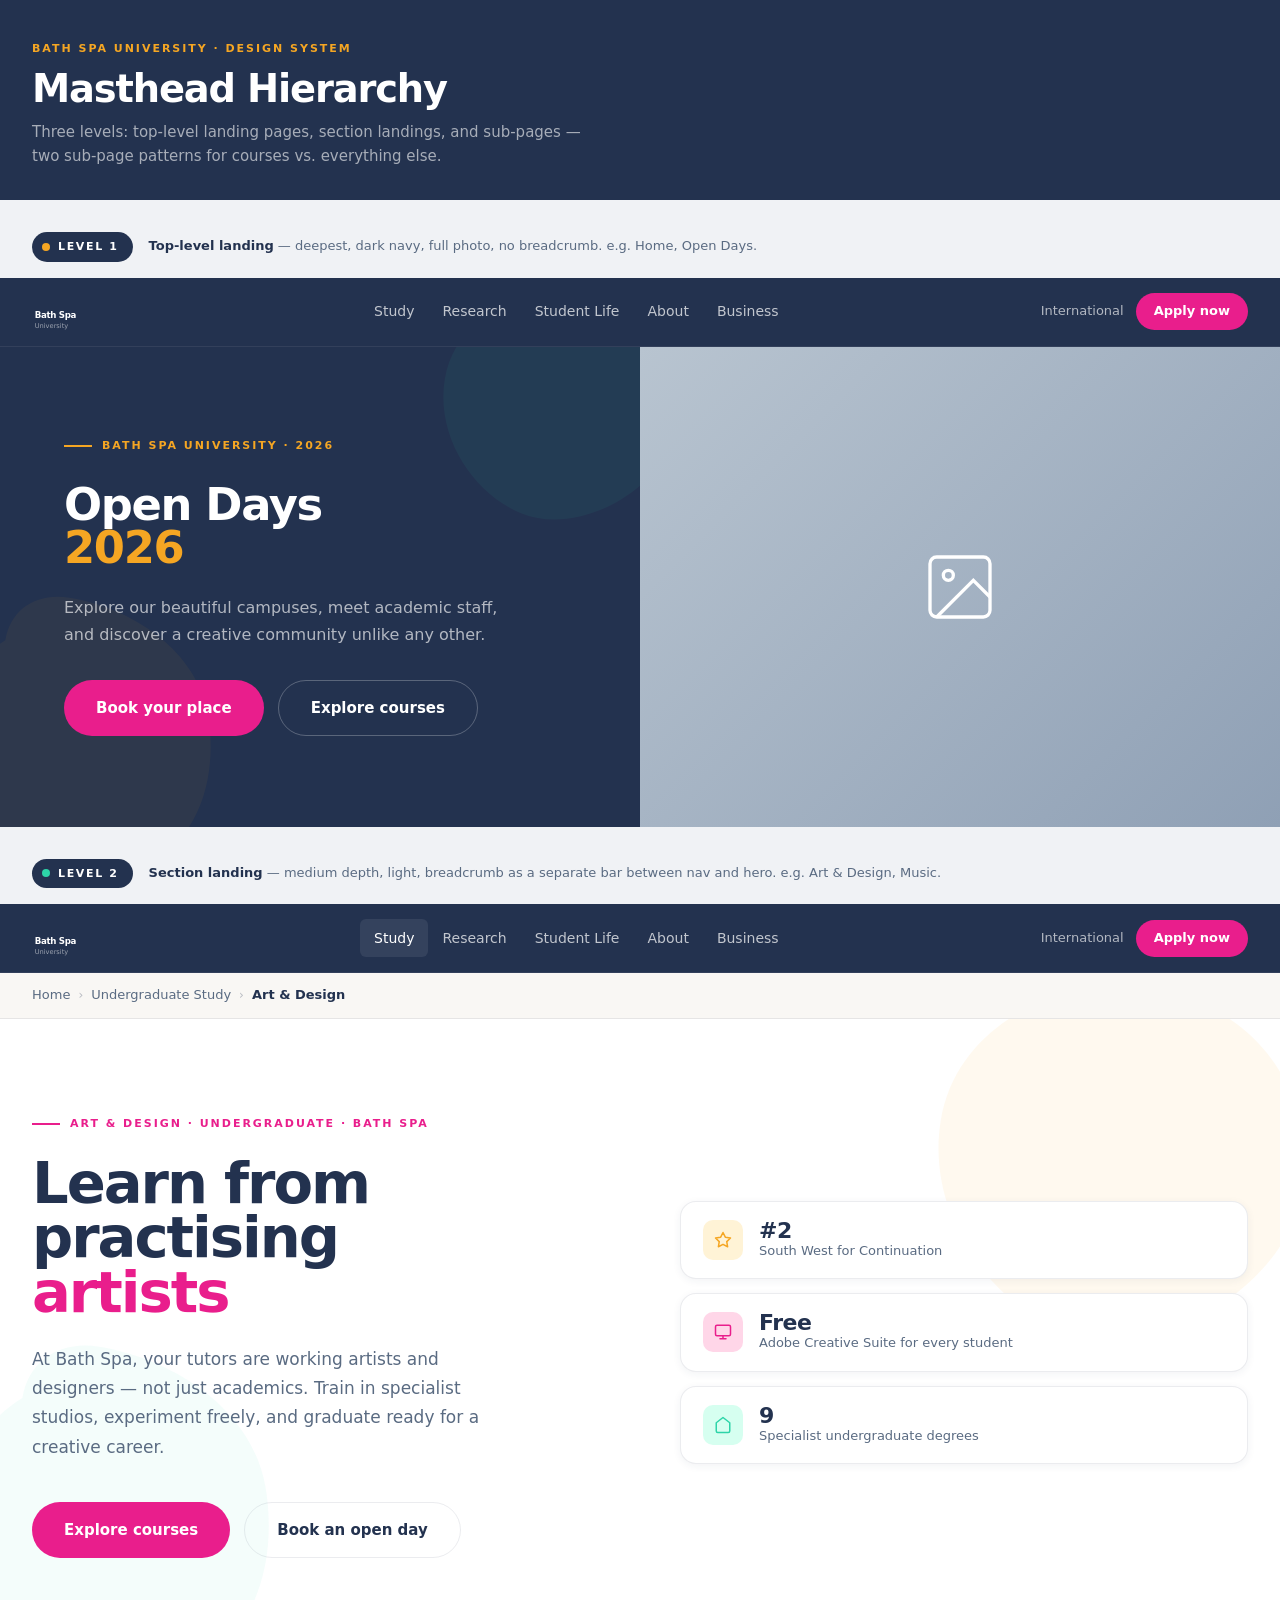
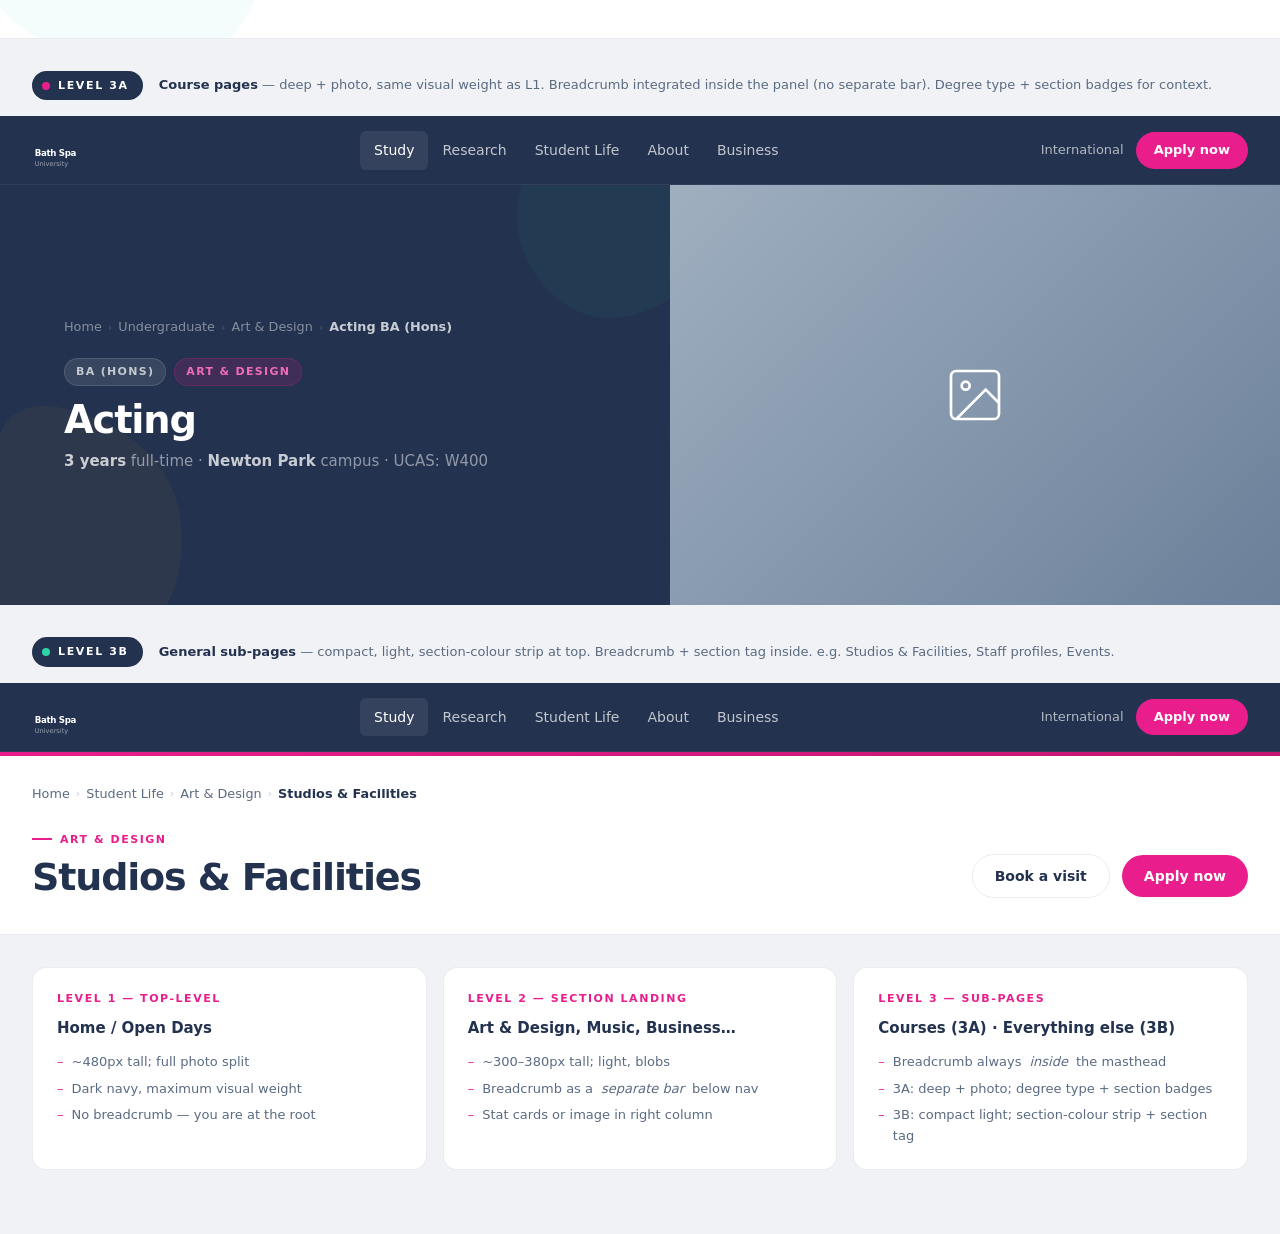
<file: masthead-system.html>
<!DOCTYPE html>
<html lang="en">
<head>
  <meta charset="UTF-8">
  <meta name="viewport" content="width=device-width, initial-scale=1.0">
  <title>Masthead Hierarchy System — Bath Spa University</title>
  <style>

    *, *::before, *::after { box-sizing: border-box; margin: 0; padding: 0; }
    html { scroll-behavior: smooth; }

    body {
      font-family: ui-sans-serif, system-ui, -apple-system, BlinkMacSystemFont, sans-serif;
      color: #23324f;
      background: #f0f2f5;
      line-height: 1.6;
      -webkit-font-smoothing: antialiased;
    }

    a { text-decoration: none; color: inherit; }
    img { display: block; max-width: 100%; }

    :root {
      --navy:    #23324f;
      --magenta: #E91E8C;
      --teal:    #2DD4A8;
      --amber:   #F5A623;
      --stone:   #F9F7F4;
      --tint:    #EEF1F6;
      --muted:   #5a6b82;
      --border:  rgba(35,50,79,0.09);
    }

    /* ── Demo chrome ── */

    .system-header {
      background: var(--navy);
      padding: 2.5rem 2rem 2rem;
    }

    .system-header-inner { max-width: 1320px; margin: 0 auto; }

    .system-label {
      font-size: 0.6875rem; font-weight: 700; text-transform: uppercase;
      letter-spacing: 0.18em; color: var(--amber); margin-bottom: 0.75rem;
    }

    .system-title {
      font-size: clamp(1.75rem, 3vw, 2.5rem); font-weight: 900;
      line-height: 1; letter-spacing: -0.03em; color: white; margin-bottom: 0.75rem;
    }

    .system-desc { font-size: 0.9375rem; color: rgba(255,255,255,0.6); max-width: 60ch; }

    .level-divider { background: #f0f2f5; padding: 2rem 2rem 1rem; }

    .level-divider-inner {
      max-width: 1320px; margin: 0 auto;
      display: flex; align-items: center; gap: 1rem;
    }

    .level-tag {
      display: inline-flex; align-items: center; gap: 0.5rem;
      background: var(--navy); color: white; font-size: 0.6875rem; font-weight: 700;
      text-transform: uppercase; letter-spacing: 0.15em;
      padding: 0.375rem 0.875rem 0.375rem 0.625rem; border-radius: 9999px; flex-shrink: 0;
    }

    .level-tag-dot { width: 0.5rem; height: 0.5rem; border-radius: 50%; flex-shrink: 0; }

    .level-info { font-size: 0.8125rem; color: var(--muted); }
    .level-info strong { color: var(--navy); font-weight: 600; }

    .masthead-frame { background: white; overflow: hidden; }

    .notes-section { background: #f0f2f5; padding: 2rem 2rem 0; }
    .notes-inner { max-width: 1320px; margin: 0 auto; }

    .notes-grid {
      display: grid; grid-template-columns: repeat(3, 1fr); gap: 1rem;
    }

    .note-card {
      background: white; border: 1px solid var(--border);
      border-radius: 0.875rem; padding: 1.375rem 1.5rem;
    }

    .note-level {
      font-size: 0.6875rem; font-weight: 700; text-transform: uppercase;
      letter-spacing: 0.14em; color: var(--magenta); margin-bottom: 0.5rem;
    }

    .note-title { font-size: 0.9375rem; font-weight: 800; color: var(--navy); margin-bottom: 0.75rem; }

    .note-list { list-style: none; display: flex; flex-direction: column; gap: 0.375rem; }

    .note-list li {
      font-size: 0.8125rem; color: var(--muted);
      display: flex; align-items: baseline; gap: 0.5rem;
    }

    .note-list li::before { content: '–'; color: var(--magenta); flex-shrink: 0; }

    .bottom-spacer { height: 4rem; }

    /* ── Shared nav ── */

    .site-nav {
      background: var(--navy);
      border-bottom: 1px solid rgba(255,255,255,0.07);
    }

    .nav-inner {
      max-width: 1320px; margin: 0 auto; padding: 0 2rem;
      height: 4.25rem; display: flex; align-items: center;
      justify-content: space-between; gap: 2rem;
    }

    .nav-logo { display: flex; align-items: center; flex-shrink: 0; }
    .nav-logomark { width: 5rem; height: 2.375rem; }

    .nav-links { display: flex; list-style: none; flex: 1; justify-content: center; }
    .nav-links a {
      display: block; font-size: 0.875rem; font-weight: 500;
      color: rgba(255,255,255,0.72); padding: 0.5rem 0.875rem;
      border-radius: 0.375rem; transition: color 0.2s, background 0.2s;
    }
    .nav-links a:hover, .nav-links a.active { color: white; }
    .nav-links a.active { background: rgba(255,255,255,0.08); }

    .nav-actions { display: flex; align-items: center; gap: 0.75rem; flex-shrink: 0; }
    .nav-text-link { font-size: 0.8125rem; font-weight: 500; color: rgba(255,255,255,0.65); }

    .btn-nav-cta {
      display: inline-flex; align-items: center; gap: 0.375rem;
      background: var(--magenta); color: white; font-size: 0.8125rem;
      font-weight: 700; padding: 0.5rem 1.125rem; border-radius: 9999px;
    }

    /* ════════════════════════════════════════════════════════════════
       LEVEL 1 — Home / top-level landing
       Deep, dark, full photo split. No breadcrumb.
       ════════════════════════════════════════════════════════════════ */

    .l1-hero {
      display: grid; grid-template-columns: 1fr 1fr; height: 480px;
    }

    .l1-panel {
      background: var(--navy); padding: 3.5rem 3rem 3.5rem 4rem;
      display: flex; flex-direction: column; justify-content: center;
      position: relative; overflow: hidden;
    }

    .l1-deco-bl {
      position: absolute; bottom: -5rem; left: -5rem;
      width: 20rem; height: 20rem; opacity: 0.05; pointer-events: none;
    }

    .l1-deco-tr {
      position: absolute; top: -4rem; right: -4rem;
      width: 18rem; height: 18rem; opacity: 0.06; pointer-events: none;
    }

    .l1-eyebrow {
      display: inline-flex; align-items: center; gap: 0.625rem;
      font-size: 0.6875rem; font-weight: 700; text-transform: uppercase;
      letter-spacing: 0.18em; color: var(--amber);
      margin-bottom: 1.75rem; position: relative; z-index: 1;
    }

    .l1-eyebrow::before {
      content: ''; display: block; width: 1.75rem; height: 2px;
      background: var(--amber); flex-shrink: 0;
    }

    .l1-headline {
      font-size: clamp(2.25rem, 3.5vw, 3.5rem); font-weight: 900;
      line-height: 0.97; letter-spacing: -0.03em; color: white;
      margin-bottom: 1.5rem; position: relative; z-index: 1;
    }

    .l1-headline .accent { color: var(--amber); }

    .l1-body {
      font-size: 1rem; color: rgba(255,255,255,0.65);
      line-height: 1.7; max-width: 44ch; margin-bottom: 2rem;
      position: relative; z-index: 1;
    }

    .l1-actions { display: flex; gap: 0.875rem; flex-wrap: wrap; position: relative; z-index: 1; }

    .btn-primary {
      display: inline-flex; align-items: center; gap: 0.5rem;
      background: var(--magenta); color: white; font-weight: 700;
      font-size: 0.9375rem; padding: 0.9375rem 2rem; border-radius: 9999px;
    }

    .btn-ghost-light {
      display: inline-flex; align-items: center; gap: 0.5rem;
      background: transparent; color: white; font-weight: 600;
      font-size: 0.9375rem; padding: 0.9375rem 2rem; border-radius: 9999px;
      border: 1.5px solid rgba(255,255,255,0.25);
    }

    .l1-photo {
      position: relative; overflow: hidden;
    }

    .l1-photo-placeholder {
      width: 100%; height: 100%;
      display: flex; align-items: center; justify-content: center;
      background: linear-gradient(135deg, #b8c4d0 0%, #8fa0b5 100%);
    }

    /* ════════════════════════════════════════════════════════════════
       LEVEL 2 — Section landing (Art & Design, Music, Business…)
       Medium depth, light, blobs. Breadcrumb as separate bar below nav.
       ════════════════════════════════════════════════════════════════ */

    .l2-breadcrumb-bar {
      background: var(--stone);
      border-bottom: 1px solid var(--border);
    }

    .l2-breadcrumb {
      max-width: 1320px; margin: 0 auto; padding: 0.75rem 2rem;
      display: flex; align-items: center; gap: 0.5rem;
      font-size: 0.8125rem; color: var(--muted); flex-wrap: wrap;
    }

    .l2-breadcrumb a { color: var(--muted); }
    .l2-breadcrumb a:hover { color: var(--magenta); }
    .l2-bc-sep { color: rgba(35,50,79,0.3); font-size: 0.75rem; }
    .l2-bc-current { color: var(--navy); font-weight: 600; }

    .l2-hero {
      background: white; border-bottom: 1px solid var(--border);
      position: relative; overflow: hidden; padding: 5.5rem 0 5rem;
    }

    .l2-blob-tr {
      position: absolute; top: -3rem; right: -4rem;
      width: 28rem; height: 28rem; pointer-events: none;
    }

    .l2-blob-bl {
      position: absolute; bottom: -5rem; left: -5rem;
      width: 24rem; height: 24rem; pointer-events: none;
    }

    .l2-inner {
      position: relative; z-index: 1;
      max-width: 1320px; margin: 0 auto; padding: 0 2rem;
      display: grid; grid-template-columns: 1fr 1fr; gap: 5rem; align-items: center;
    }

    .l2-eyebrow {
      display: inline-flex; align-items: center; gap: 0.625rem;
      font-size: 0.6875rem; font-weight: 700; text-transform: uppercase;
      letter-spacing: 0.18em; color: var(--magenta); margin-bottom: 1.5rem;
    }

    .l2-eyebrow::before {
      content: ''; display: block; width: 1.75rem; height: 2px;
      background: var(--magenta); flex-shrink: 0;
    }

    .l2-headline {
      font-size: clamp(2.75rem, 4.5vw, 4.25rem); font-weight: 900;
      line-height: 0.95; letter-spacing: -0.035em; color: var(--navy);
      margin-bottom: 1.5rem;
    }

    .l2-headline .accent { color: var(--magenta); }

    .l2-body {
      font-size: 1.0625rem; color: var(--muted);
      line-height: 1.72; max-width: 42ch; margin-bottom: 2.5rem;
    }

    .l2-actions { display: flex; flex-wrap: wrap; gap: 0.875rem; }

    .btn-primary-dark {
      display: inline-flex; align-items: center; gap: 0.5rem;
      background: var(--magenta); color: white; font-weight: 700;
      font-size: 0.9375rem; padding: 0.9375rem 2rem; border-radius: 9999px;
    }

    .btn-ghost-dark {
      display: inline-flex; align-items: center; gap: 0.5rem;
      background: transparent; color: var(--navy); font-weight: 600;
      font-size: 0.9375rem; padding: 0.9375rem 2rem; border-radius: 9999px;
      border: 1.5px solid var(--border);
    }

    .l2-stat-cluster { display: flex; flex-direction: column; gap: 0.875rem; }

    .l2-stat-card {
      background: white; border: 1px solid var(--border);
      border-radius: 1rem; padding: 1.125rem 1.375rem;
      display: flex; align-items: center; gap: 1rem;
      box-shadow: 0 2px 8px rgba(35,50,79,0.06);
    }

    .l2-stat-icon {
      width: 2.5rem; height: 2.5rem; border-radius: 0.625rem;
      display: flex; align-items: center; justify-content: center; flex-shrink: 0;
    }

    .l2-stat-num {
      font-size: 1.375rem; font-weight: 900; color: var(--navy);
      line-height: 1; letter-spacing: -0.02em;
    }

    .l2-stat-label { font-size: 0.8125rem; color: var(--muted); line-height: 1.4; }

    /* ════════════════════════════════════════════════════════════════
       LEVEL 3A — Course page
       Deep, dark, photo split — same visual weight as L1 but with
       breadcrumb integrated inside the navy panel.
       ════════════════════════════════════════════════════════════════ */

    .l3a-hero {
      display: grid; grid-template-columns: 1.1fr 1fr; height: 420px;
    }

    .l3a-panel {
      background: var(--navy); padding: 2.5rem 3rem 2.5rem 4rem;
      display: flex; flex-direction: column; justify-content: center;
      position: relative; overflow: hidden;
    }

    .l3a-deco-bl {
      position: absolute; bottom: -5rem; left: -5rem;
      width: 18rem; height: 18rem; opacity: 0.05; pointer-events: none;
    }

    .l3a-deco-tr {
      position: absolute; top: -4rem; right: -4rem;
      width: 15rem; height: 15rem; opacity: 0.05; pointer-events: none;
    }

    /* Breadcrumb lives inside the panel */
    .l3a-breadcrumb {
      display: flex; align-items: center; gap: 0.375rem; flex-wrap: wrap;
      font-size: 0.8rem; margin-bottom: 1.25rem; position: relative; z-index: 1;
    }

    .l3a-breadcrumb a { color: rgba(255,255,255,0.45); transition: color 0.2s; }
    .l3a-breadcrumb a:hover { color: rgba(255,255,255,0.8); }
    .l3a-bc-sep { color: rgba(255,255,255,0.18); font-size: 0.7rem; }
    .l3a-bc-current { color: rgba(255,255,255,0.75); font-weight: 600; }

    .l3a-badges {
      display: flex; align-items: center; gap: 0.5rem;
      margin-bottom: 0.875rem; position: relative; z-index: 1; flex-wrap: wrap;
    }

    .l3a-badge {
      font-size: 0.6875rem; font-weight: 700; text-transform: uppercase;
      letter-spacing: 0.12em; padding: 0.275rem 0.6875rem;
      border-radius: 9999px; flex-shrink: 0;
    }

    .l3a-badge--type {
      background: rgba(255,255,255,0.1); color: rgba(255,255,255,0.7);
      border: 1px solid rgba(255,255,255,0.12);
    }

    .l3a-badge--section {
      background: rgba(233,30,140,0.15); color: #f06cb8;
      border: 1px solid rgba(233,30,140,0.22);
    }

    .l3a-headline {
      font-size: clamp(2rem, 3vw, 2.875rem); font-weight: 900;
      line-height: 1.02; letter-spacing: -0.03em; color: white;
      margin-bottom: 0.625rem; position: relative; z-index: 1;
    }

    .l3a-sub {
      font-size: 0.9375rem; color: rgba(255,255,255,0.5);
      position: relative; z-index: 1;
    }

    .l3a-sub strong { color: rgba(255,255,255,0.75); font-weight: 600; }

    .l3a-photo { position: relative; overflow: hidden; }

    .l3a-photo-placeholder {
      width: 100%; height: 100%;
      display: flex; align-items: center; justify-content: center;
      background: linear-gradient(135deg, #9fafc0 0%, #6b8099 100%);
    }

    /* ════════════════════════════════════════════════════════════════
       LEVEL 3B — General sub-page
       Compact, light, section-colour strip. Breadcrumb inside masthead.
       Use for: info pages, facilities, staff, events, etc.
       ════════════════════════════════════════════════════════════════ */

    .l3b-masthead {
      background: white;
      border-bottom: 1px solid var(--border);
    }

    .l3b-strip {
      height: 4px;
      background: linear-gradient(90deg, var(--magenta) 0%, #c41570 100%);
    }

    .l3b-inner {
      max-width: 1320px; margin: 0 auto; padding: 1.75rem 2rem 2.25rem;
    }

    .l3b-breadcrumb {
      display: flex; align-items: center; gap: 0.375rem; flex-wrap: wrap;
      font-size: 0.8rem; color: var(--muted); margin-bottom: 1.125rem;
    }

    .l3b-breadcrumb a { color: var(--muted); transition: color 0.2s; }
    .l3b-breadcrumb a:hover { color: var(--magenta); }
    .l3b-bc-sep { color: rgba(35,50,79,0.25); font-size: 0.7rem; }
    .l3b-bc-current { color: var(--navy); font-weight: 600; }

    .l3b-content {
      display: flex; align-items: flex-end; justify-content: space-between;
      gap: 2rem; flex-wrap: wrap;
    }

    .l3b-section-tag {
      display: inline-flex; align-items: center; gap: 0.5rem;
      font-size: 0.6875rem; font-weight: 700; text-transform: uppercase;
      letter-spacing: 0.14em; color: var(--magenta); margin-bottom: 0.625rem;
    }

    .l3b-section-tag::before {
      content: ''; display: block; width: 1.25rem; height: 2px;
      background: var(--magenta); flex-shrink: 0;
    }

    .l3b-title {
      font-size: clamp(1.625rem, 3vw, 2.375rem); font-weight: 900;
      line-height: 1.05; letter-spacing: -0.03em; color: var(--navy);
    }

    .l3b-actions {
      display: flex; gap: 0.75rem; flex-wrap: wrap; align-items: center; flex-shrink: 0;
    }

    .btn-sm-primary {
      display: inline-flex; align-items: center; gap: 0.375rem;
      background: var(--magenta); color: white; font-weight: 700;
      font-size: 0.875rem; padding: 0.625rem 1.375rem; border-radius: 9999px;
    }

    .btn-sm-ghost {
      display: inline-flex; align-items: center; gap: 0.375rem;
      background: transparent; color: var(--navy); font-weight: 600;
      font-size: 0.875rem; padding: 0.625rem 1.375rem; border-radius: 9999px;
      border: 1.5px solid var(--border);
    }

  </style>
</head>
<body>

  <!-- Demo header -->
  <div class="system-header">
    <div class="system-header-inner">
      <p class="system-label">Bath Spa University · Design System</p>
      <h1 class="system-title">Masthead Hierarchy</h1>
      <p class="system-desc">Three levels: top-level landing pages, section landings, and sub-pages — two sub-page patterns for courses vs. everything else.</p>
    </div>
  </div>


  <!-- ════════════════════════════════════════════════════════════════
       LEVEL 1 — Top-level landing
       ════════════════════════════════════════════════════════════════ -->

  <div class="level-divider">
    <div class="level-divider-inner">
      <span class="level-tag">
        <span class="level-tag-dot" style="background: var(--amber);"></span>
        Level 1
      </span>
      <span class="level-info"><strong>Top-level landing</strong> — deepest, dark navy, full photo, no breadcrumb. e.g. Home, Open Days.</span>
    </div>
  </div>

  <div class="masthead-frame">
    <nav class="site-nav" aria-label="Site navigation">
      <div class="nav-inner">
        <a href="#" class="nav-logo" aria-label="Bath Spa University home">
          <svg class="nav-logomark" viewBox="0 0 120 57" fill="none" xmlns="http://www.w3.org/2000/svg" aria-hidden="true">
            <text x="4" y="38" font-family="ui-sans-serif,system-ui,sans-serif" font-weight="900" font-size="13" fill="white" letter-spacing="-0.5">Bath Spa</text>
            <text x="4" y="52" font-family="ui-sans-serif,system-ui,sans-serif" font-weight="400" font-size="10" fill="rgba(255,255,255,0.55)">University</text>
          </svg>
        </a>
        <ul class="nav-links">
          <li><a href="#">Study</a></li>
          <li><a href="#">Research</a></li>
          <li><a href="#">Student Life</a></li>
          <li><a href="#">About</a></li>
          <li><a href="#">Business</a></li>
        </ul>
        <div class="nav-actions">
          <a href="#" class="nav-text-link">International</a>
          <a href="#" class="btn-nav-cta">Apply now</a>
        </div>
      </div>
    </nav>

    <section class="l1-hero" aria-labelledby="l1-headline">
      <div class="l1-panel">
        <svg class="l1-deco-bl" viewBox="0 0 300 300" xmlns="http://www.w3.org/2000/svg" aria-hidden="true">
          <path d="M80,50 C30,80 10,150 50,200 C90,250 160,280 210,260 C260,240 280,180 270,120 C260,60 200,20 140,10 C110,5 85,20 80,50 Z" fill="#F5A623"/>
        </svg>
        <svg class="l1-deco-tr" viewBox="0 0 300 300" xmlns="http://www.w3.org/2000/svg" aria-hidden="true">
          <path d="M220,30 C270,60 290,130 260,180 C230,230 160,260 110,240 C60,220 20,160 30,100 C40,40 100,10 150,10 C175,10 195,15 220,30 Z" fill="#2DD4A8"/>
        </svg>
        <p class="l1-eyebrow">Bath Spa University · 2026</p>
        <h1 class="l1-headline" id="l1-headline">
          Open Days<br><span class="accent">2026</span>
        </h1>
        <p class="l1-body">Explore our beautiful campuses, meet academic staff, and discover a creative community unlike any other.</p>
        <div class="l1-actions">
          <a href="#" class="btn-primary">Book your place</a>
          <a href="#" class="btn-ghost-light">Explore courses</a>
        </div>
      </div>
      <div class="l1-photo" role="img" aria-label="Students at Bath Spa University campus">
        <div class="l1-photo-placeholder">
          <svg width="80" height="80" viewBox="0 0 24 24" fill="none" stroke="white" stroke-width="1" aria-hidden="true">
            <rect x="3" y="3" width="18" height="18" rx="2"/>
            <circle cx="8.5" cy="8.5" r="1.5"/>
            <polyline points="21 15 16 10 5 21"/>
          </svg>
        </div>
      </div>
    </section>
  </div>


  <!-- ════════════════════════════════════════════════════════════════
       LEVEL 2 — Section landing
       ════════════════════════════════════════════════════════════════ -->

  <div class="level-divider">
    <div class="level-divider-inner">
      <span class="level-tag">
        <span class="level-tag-dot" style="background: var(--teal);"></span>
        Level 2
      </span>
      <span class="level-info"><strong>Section landing</strong> — medium depth, light, breadcrumb as a separate bar between nav and hero. e.g. Art & Design, Music.</span>
    </div>
  </div>

  <div class="masthead-frame">
    <nav class="site-nav" aria-label="Site navigation">
      <div class="nav-inner">
        <a href="#" class="nav-logo" aria-label="Bath Spa University home">
          <svg class="nav-logomark" viewBox="0 0 120 57" fill="none" xmlns="http://www.w3.org/2000/svg" aria-hidden="true">
            <text x="4" y="38" font-family="ui-sans-serif,system-ui,sans-serif" font-weight="900" font-size="13" fill="white" letter-spacing="-0.5">Bath Spa</text>
            <text x="4" y="52" font-family="ui-sans-serif,system-ui,sans-serif" font-weight="400" font-size="10" fill="rgba(255,255,255,0.55)">University</text>
          </svg>
        </a>
        <ul class="nav-links">
          <li><a href="#" class="active">Study</a></li>
          <li><a href="#">Research</a></li>
          <li><a href="#">Student Life</a></li>
          <li><a href="#">About</a></li>
          <li><a href="#">Business</a></li>
        </ul>
        <div class="nav-actions">
          <a href="#" class="nav-text-link">International</a>
          <a href="#" class="btn-nav-cta">Apply now</a>
        </div>
      </div>
    </nav>

    <!-- Breadcrumb sits between nav and hero as its own bar -->
    <div class="l2-breadcrumb-bar">
      <nav class="l2-breadcrumb" aria-label="Breadcrumb">
        <a href="#">Home</a>
        <span class="l2-bc-sep" aria-hidden="true">›</span>
        <a href="#">Undergraduate Study</a>
        <span class="l2-bc-sep" aria-hidden="true">›</span>
        <span class="l2-bc-current" aria-current="page">Art & Design</span>
      </nav>
    </div>

    <section class="l2-hero" aria-labelledby="l2-headline">
      <svg class="l2-blob-tr" viewBox="0 0 300 300" xmlns="http://www.w3.org/2000/svg" aria-hidden="true">
        <path d="M220,30 C270,60 290,130 260,180 C230,230 160,260 110,240 C60,220 20,160 30,100 C40,40 100,10 150,10 C175,10 195,15 220,30 Z" fill="#F5A623" opacity="0.07"/>
      </svg>
      <svg class="l2-blob-bl" viewBox="0 0 300 300" xmlns="http://www.w3.org/2000/svg" aria-hidden="true">
        <path d="M80,50 C30,80 10,150 50,200 C90,250 160,280 210,260 C260,240 280,180 270,120 C260,60 200,20 140,10 C110,5 85,20 80,50 Z" fill="#2DD4A8" opacity="0.05"/>
      </svg>
      <div class="l2-inner">
        <div>
          <p class="l2-eyebrow">Art & Design · Undergraduate · Bath Spa</p>
          <h1 class="l2-headline" id="l2-headline">
            Learn from<br>practising<br><span class="accent">artists</span>
          </h1>
          <p class="l2-body">At Bath Spa, your tutors are working artists and designers — not just academics. Train in specialist studios, experiment freely, and graduate ready for a creative career.</p>
          <div class="l2-actions">
            <a href="#" class="btn-primary-dark">Explore courses</a>
            <a href="#" class="btn-ghost-dark">Book an open day</a>
          </div>
        </div>
        <div class="l2-stat-cluster" aria-label="Key facts">
          <div class="l2-stat-card">
            <div class="l2-stat-icon" style="background:#FFF3D6;">
              <svg width="18" height="18" viewBox="0 0 24 24" fill="none" stroke="#F5A623" stroke-width="2" stroke-linecap="round" stroke-linejoin="round" aria-hidden="true"><path d="M12 2l3.09 6.26L22 9.27l-5 4.87 1.18 6.88L12 17.77l-6.18 3.25L7 14.14 2 9.27l6.91-1.01L12 2z"/></svg>
            </div>
            <div>
              <p class="l2-stat-num">#2</p>
              <p class="l2-stat-label">South West for Continuation</p>
            </div>
          </div>
          <div class="l2-stat-card">
            <div class="l2-stat-icon" style="background:#FFD6E8;">
              <svg width="18" height="18" viewBox="0 0 24 24" fill="none" stroke="#E91E8C" stroke-width="2" stroke-linecap="round" stroke-linejoin="round" aria-hidden="true"><rect x="2" y="3" width="20" height="14" rx="2"/><path d="M8 21h8M12 17v4"/></svg>
            </div>
            <div>
              <p class="l2-stat-num">Free</p>
              <p class="l2-stat-label">Adobe Creative Suite for every student</p>
            </div>
          </div>
          <div class="l2-stat-card">
            <div class="l2-stat-icon" style="background:#D6FFF0;">
              <svg width="18" height="18" viewBox="0 0 24 24" fill="none" stroke="#2DD4A8" stroke-width="2" stroke-linecap="round" stroke-linejoin="round" aria-hidden="true"><path d="M3 9l9-7 9 7v11a2 2 0 0 1-2 2H5a2 2 0 0 1-2-2z"/></svg>
            </div>
            <div>
              <p class="l2-stat-num">9</p>
              <p class="l2-stat-label">Specialist undergraduate degrees</p>
            </div>
          </div>
        </div>
      </div>
    </section>
  </div>


  <!-- ════════════════════════════════════════════════════════════════
       LEVEL 3A — Course page
       Deep + photo (same visual weight as L1), but breadcrumb is
       integrated inside the navy panel rather than a separate bar.
       ════════════════════════════════════════════════════════════════ -->

  <div class="level-divider">
    <div class="level-divider-inner">
      <span class="level-tag">
        <span class="level-tag-dot" style="background: var(--magenta);"></span>
        Level 3A
      </span>
      <span class="level-info"><strong>Course pages</strong> — deep + photo, same visual weight as L1. Breadcrumb integrated inside the panel (no separate bar). Degree type + section badges for context.</span>
    </div>
  </div>

  <div class="masthead-frame">
    <nav class="site-nav" aria-label="Site navigation">
      <div class="nav-inner">
        <a href="#" class="nav-logo" aria-label="Bath Spa University home">
          <svg class="nav-logomark" viewBox="0 0 120 57" fill="none" xmlns="http://www.w3.org/2000/svg" aria-hidden="true">
            <text x="4" y="38" font-family="ui-sans-serif,system-ui,sans-serif" font-weight="900" font-size="13" fill="white" letter-spacing="-0.5">Bath Spa</text>
            <text x="4" y="52" font-family="ui-sans-serif,system-ui,sans-serif" font-weight="400" font-size="10" fill="rgba(255,255,255,0.55)">University</text>
          </svg>
        </a>
        <ul class="nav-links">
          <li><a href="#" class="active">Study</a></li>
          <li><a href="#">Research</a></li>
          <li><a href="#">Student Life</a></li>
          <li><a href="#">About</a></li>
          <li><a href="#">Business</a></li>
        </ul>
        <div class="nav-actions">
          <a href="#" class="nav-text-link">International</a>
          <a href="#" class="btn-nav-cta">Apply now</a>
        </div>
      </div>
    </nav>

    <section class="l3a-hero" aria-labelledby="l3a-headline">
      <div class="l3a-panel">
        <svg class="l3a-deco-bl" viewBox="0 0 300 300" xmlns="http://www.w3.org/2000/svg" aria-hidden="true">
          <path d="M80,50 C30,80 10,150 50,200 C90,250 160,280 210,260 C260,240 280,180 270,120 C260,60 200,20 140,10 C110,5 85,20 80,50 Z" fill="#F5A623"/>
        </svg>
        <svg class="l3a-deco-tr" viewBox="0 0 300 300" xmlns="http://www.w3.org/2000/svg" aria-hidden="true">
          <path d="M220,30 C270,60 290,130 260,180 C230,230 160,260 110,240 C60,220 20,160 30,100 C40,40 100,10 150,10 C175,10 195,15 220,30 Z" fill="#2DD4A8"/>
        </svg>

        <!-- Breadcrumb inside the panel — no separate bar -->
        <nav class="l3a-breadcrumb" aria-label="Breadcrumb">
          <a href="#">Home</a>
          <span class="l3a-bc-sep" aria-hidden="true">›</span>
          <a href="#">Undergraduate</a>
          <span class="l3a-bc-sep" aria-hidden="true">›</span>
          <a href="#">Art & Design</a>
          <span class="l3a-bc-sep" aria-hidden="true">›</span>
          <span class="l3a-bc-current" aria-current="page">Acting BA (Hons)</span>
        </nav>

        <div class="l3a-badges">
          <span class="l3a-badge l3a-badge--type">BA (Hons)</span>
          <span class="l3a-badge l3a-badge--section">Art & Design</span>
        </div>

        <h1 class="l3a-headline" id="l3a-headline">Acting</h1>
        <p class="l3a-sub">
          <strong>3 years</strong> full-time ·
          <strong>Newton Park</strong> campus ·
          UCAS: W400
        </p>
      </div>

      <div class="l3a-photo" role="img" aria-label="Acting students at Bath Spa University">
        <div class="l3a-photo-placeholder">
          <svg width="64" height="64" viewBox="0 0 24 24" fill="none" stroke="white" stroke-width="1" aria-hidden="true">
            <rect x="3" y="3" width="18" height="18" rx="2"/>
            <circle cx="8.5" cy="8.5" r="1.5"/>
            <polyline points="21 15 16 10 5 21"/>
          </svg>
        </div>
      </div>
    </section>
  </div>


  <!-- ════════════════════════════════════════════════════════════════
       LEVEL 3B — General sub-page
       Light, compact, section-colour strip. Breadcrumb inside masthead.
       ════════════════════════════════════════════════════════════════ -->

  <div class="level-divider">
    <div class="level-divider-inner">
      <span class="level-tag">
        <span class="level-tag-dot" style="background: var(--teal);"></span>
        Level 3B
      </span>
      <span class="level-info"><strong>General sub-pages</strong> — compact, light, section-colour strip at top. Breadcrumb + section tag inside. e.g. Studios & Facilities, Staff profiles, Events.</span>
    </div>
  </div>

  <div class="masthead-frame">
    <nav class="site-nav" aria-label="Site navigation">
      <div class="nav-inner">
        <a href="#" class="nav-logo" aria-label="Bath Spa University home">
          <svg class="nav-logomark" viewBox="0 0 120 57" fill="none" xmlns="http://www.w3.org/2000/svg" aria-hidden="true">
            <text x="4" y="38" font-family="ui-sans-serif,system-ui,sans-serif" font-weight="900" font-size="13" fill="white" letter-spacing="-0.5">Bath Spa</text>
            <text x="4" y="52" font-family="ui-sans-serif,system-ui,sans-serif" font-weight="400" font-size="10" fill="rgba(255,255,255,0.55)">University</text>
          </svg>
        </a>
        <ul class="nav-links">
          <li><a href="#" class="active">Study</a></li>
          <li><a href="#">Research</a></li>
          <li><a href="#">Student Life</a></li>
          <li><a href="#">About</a></li>
          <li><a href="#">Business</a></li>
        </ul>
        <div class="nav-actions">
          <a href="#" class="nav-text-link">International</a>
          <a href="#" class="btn-nav-cta">Apply now</a>
        </div>
      </div>
    </nav>

    <section class="l3b-masthead" aria-labelledby="l3b-headline">
      <!-- Thin section-colour strip — can vary by section -->
      <div class="l3b-strip"></div>

      <div class="l3b-inner">
        <!-- Breadcrumb inside the masthead — no separate bar -->
        <nav class="l3b-breadcrumb" aria-label="Breadcrumb">
          <a href="#">Home</a>
          <span class="l3b-bc-sep" aria-hidden="true">›</span>
          <a href="#">Student Life</a>
          <span class="l3b-bc-sep" aria-hidden="true">›</span>
          <a href="#">Art & Design</a>
          <span class="l3b-bc-sep" aria-hidden="true">›</span>
          <span class="l3b-bc-current" aria-current="page">Studios & Facilities</span>
        </nav>

        <div class="l3b-content">
          <div>
            <p class="l3b-section-tag">Art & Design</p>
            <h1 class="l3b-title" id="l3b-headline">Studios & Facilities</h1>
          </div>
          <div class="l3b-actions">
            <a href="#" class="btn-sm-ghost">Book a visit</a>
            <a href="#" class="btn-sm-primary">Apply now</a>
          </div>
        </div>
      </div>
    </section>
  </div>


  <!-- Design notes -->
  <div class="notes-section">
    <div class="notes-inner">
      <div class="notes-grid">

        <div class="note-card">
          <p class="note-level">Level 1 — Top-level</p>
          <p class="note-title">Home / Open Days</p>
          <ul class="note-list">
            <li>~480px tall; full photo split</li>
            <li>Dark navy, maximum visual weight</li>
            <li>No breadcrumb — you are at the root</li>
          </ul>
        </div>

        <div class="note-card">
          <p class="note-level">Level 2 — Section landing</p>
          <p class="note-title">Art & Design, Music, Business…</p>
          <ul class="note-list">
            <li>~300–380px tall; light, blobs</li>
            <li>Breadcrumb as a <em>separate bar</em> below nav</li>
            <li>Stat cards or image in right column</li>
          </ul>
        </div>

        <div class="note-card">
          <p class="note-level">Level 3 — Sub-pages</p>
          <p class="note-title">Courses (3A) · Everything else (3B)</p>
          <ul class="note-list">
            <li>Breadcrumb always <em>inside</em> the masthead</li>
            <li>3A: deep + photo; degree type + section badges</li>
            <li>3B: compact light; section-colour strip + section tag</li>
          </ul>
        </div>

      </div>
    </div>
  </div>

  <div class="bottom-spacer"></div>

</body>
</html>
</file>
